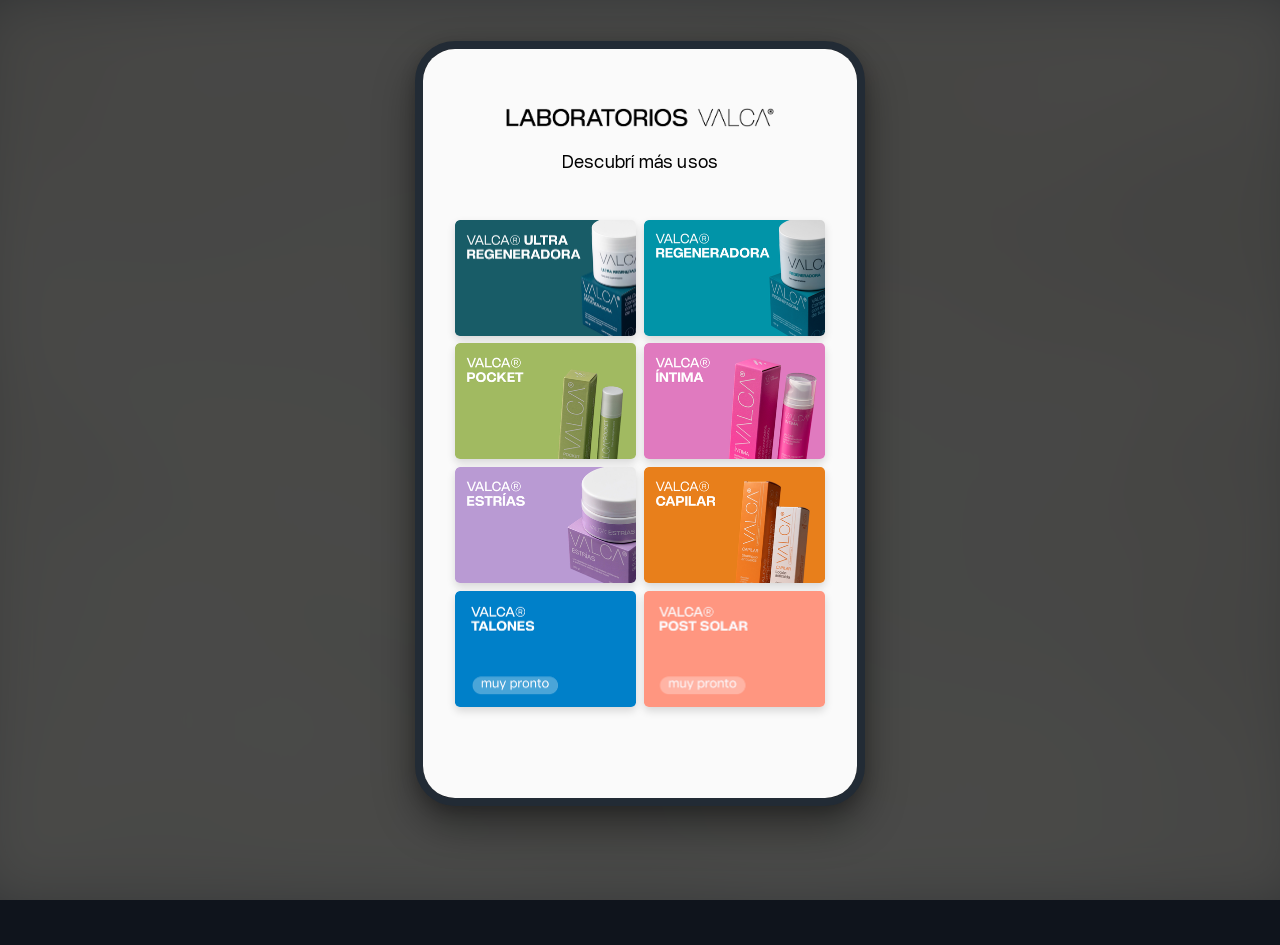
<file: index.html>
<!DOCTYPE html>
<html lang="es">
<head>
  <meta charset="UTF-8">
  <meta name="viewport" content="width=device-width, initial-scale=1.0, viewport-fit=cover">
  <title>VALCA - Conocé todos los usos de nuestros productos</title>
  <meta name="description" content="Descubre todos los usos y beneficios de los productos de cosmética natural VALCA. Cera regeneradora, ultra regeneradora, pocket y más.">
    <link rel="stylesheet" href="index.css">
    <link rel="stylesheet" href="intro.css">
    <link rel="icon" type="image/png" sizes="32x32" href="images/favicon_io/favicon-32x32.png">
    <link rel="icon" type="image/png" sizes="16x16" href="images/favicon_io/favicon-16x16.png">
    <link rel="shortcut icon" href="images/favicon_io/favicon.ico" type="image/x-icon">
</head>
<body class="intro-active">

  <!-- Fondo difuminado para pantallas de escritorio -->
  <div class="desktop-bg-blur" style="background-image: url('images/Menu_inicio-Fondo.png');"></div>

  <!-- Contenedor principal estilo celular (Relación de aspecto 9:16) -->
  <div class="phone-wrapper">

    <!-- Intro / precarga de marca (15 s). Tocar para saltear. -->
    <div class="intro" id="intro" role="presentation">
      <div class="intro-bg"></div>
      <div class="intro-glow"></div>
      <div class="intro-content">
        <svg class="intro-logo" viewBox="100 150 1020 600" xmlns="http://www.w3.org/2000/svg" role="img" aria-label="VALCA" fill="#fff">
          <g class="intro-dot" style="--col:0"><path d="M114.74,265v-32.04c9.02-42.67,48.43-72.28,91.19-68.71,43.84,3.66,76.23,39.62,77.02,82.28.82,44.46-32.66,81.4-76.35,85.36-43.24,3.91-81.36-25.13-91.86-66.89Z"/></g>
          <g class="intro-dot" style="--col:1"><circle cx="346.04" cy="395.16" r="77.47"/></g>
          <g class="intro-dot" style="--col:2"><circle cx="493.07" cy="248.04" r="70.79"/></g>
          <g class="intro-dot" style="--col:2; --row:1"><circle cx="493.16" cy="542.6" r="64.06"/></g>
          <g class="intro-dot" style="--col:3"><circle cx="640.25" cy="395.3" r="57.34"/></g>
          <g class="intro-dot" style="--col:3; --row:1"><circle cx="640.19" cy="689.78" r="43.92"/></g>
          <g class="intro-dot" style="--col:4"><circle cx="787.67" cy="248.32" r="50.63"/></g>
          <g class="intro-dot" style="--col:4; --row:1"><circle cx="787.63" cy="542.78" r="37.26"/></g>
          <g class="intro-dot" style="--col:5"><circle cx="934.75" cy="395.57" r="30.55"/></g>
          <g class="intro-dot" style="--col:6"><circle cx="1081.52" cy="248.05" r="23.86"/></g>
        </svg>

        <p class="intro-text" aria-label="Laboratorio argentino especializado en el cuidado regenerativo de la piel.">
          <span class="intro-line">Laboratorio argentino</span>
          <span class="intro-line">especializado en el</span>
          <span class="intro-line">cuidado regenerativo</span>
          <span class="intro-line">de la piel.</span>
        </p>
      </div>
      <div class="intro-wash"></div>
    </div>
    <script>
      // La intro se muestra una vez por sesión (al volver desde un producto no se repite)
      (function () {
        var intro = document.getElementById('intro');
        var seen = false;
        try { seen = sessionStorage.getItem('valca-intro') === '1'; } catch (e) {}
        var reduced = window.matchMedia && matchMedia('(prefers-reduced-motion: reduce)').matches;

        function finish() {
          document.body.classList.remove('intro-active');
          if (intro && intro.parentNode) intro.parentNode.removeChild(intro);
          try { sessionStorage.setItem('valca-intro', '1'); } catch (e) {}
        }

        if (seen || reduced) { finish(); return; }

        // Efecto de tipeo: separa cada línea en letras con su propio retardo
        var TYPE_START = 4600;  // ms: cuando empieza a tipearse
        var CHAR_MS = 45;       // ms entre letras
        var LINE_PAUSE = 180;   // ms extra al saltar de línea
        var t = TYPE_START;
        var lines = intro.querySelectorAll('.intro-line');
        var lastChar = null;
        Array.prototype.forEach.call(lines, function (line) {
          var text = line.textContent;
          line.textContent = '';
          for (var i = 0; i < text.length; i++) {
            var ch = document.createElement('span');
            ch.className = 'intro-char';
            ch.setAttribute('aria-hidden', 'true');
            ch.textContent = text[i];
            ch.style.setProperty('--d', t + 'ms');
            ch.style.setProperty('--step', CHAR_MS + 'ms');
            line.appendChild(ch);
            lastChar = ch;
            t += CHAR_MS;
          }
          t += LINE_PAUSE;
        });
        if (lastChar) lastChar.classList.add('is-last');

        // Las animaciones del menú arrancan cuando el overlay empieza a desvanecerse
        setTimeout(function () { document.body.classList.remove('intro-active'); }, 14000);
        intro.addEventListener('animationend', function (e) {
          if (e.animationName === 'intro-out') finish();
        });
        // Tocar para saltear
        intro.addEventListener('click', function () {
          document.body.classList.remove('intro-active');
          intro.classList.add('is-skipping');
        });
      })();
    </script>

    <div class="menu-container">

      <!-- Contenedor del Logo de la marca -->
      <div class="logo-container">
        <img src="images/VALCA® Laboratorios • Negro.png" alt="Laboratorios VALCA" class="brand-logo">
      </div>

      <!-- Párrafo / Mensaje de marca -->
      <p class="menu-subtitle">Descubrí más usos</p>

      <!-- Cuadrícula de tarjetas de menú (Grid 2x4) -->
      <div class="menu-grid">
        <a href="pages/ultra.html" class="menu-card" id="card-ultra" aria-label="VALCA Ultra Regeneradora">
          <img src="images/Home/ultra.png" alt="VALCA Ultra Regeneradora" class="menu-card-img">
        </a>
        <a href="pages/regeneradora.html" class="menu-card" id="card-regeneradora" aria-label="VALCA Regeneradora">
          <img src="images/Home/regeneradora.png" alt="VALCA Regeneradora" class="menu-card-img">
        </a>
        <a href="pages/pocket.html" class="menu-card" id="card-pocket" aria-label="VALCA Pocket">
          <img src="images/Home/pocket.png" alt="VALCA Pocket" class="menu-card-img">
        </a>
        <a href="pages/intima.html" class="menu-card" id="card-intima" aria-label="VALCA Íntima">
          <img src="images/Home/intima.png" alt="VALCA Íntima" class="menu-card-img">
        </a>
        <a href="pages/estrias.html" class="menu-card" id="card-estrias" aria-label="VALCA Estrías">
          <img src="images/Home/estrias.png" alt="VALCA Estrías" class="menu-card-img">
        </a>
        <a href="pages/capilar.html" class="menu-card" id="card-capilar" aria-label="VALCA Capilar">
          <img src="images/Home/capilar.png" alt="VALCA Capilar" class="menu-card-img">
        </a>
        <a href="pages/talones.html" class="menu-card" id="card-talones" aria-label="VALCA Talones">
          <img src="images/Home/talones.png" alt="VALCA Talones" class="menu-card-img">
        </a>
        <a href="pages/post-solar.html" class="menu-card" id="card-post-solar" aria-label="VALCA Post Solar">
          <img src="images/Home/post-solar.png" alt="VALCA Post Solar" class="menu-card-img">
        </a>
      </div>

    </div>
  </div>

</body>
</html>
</file>
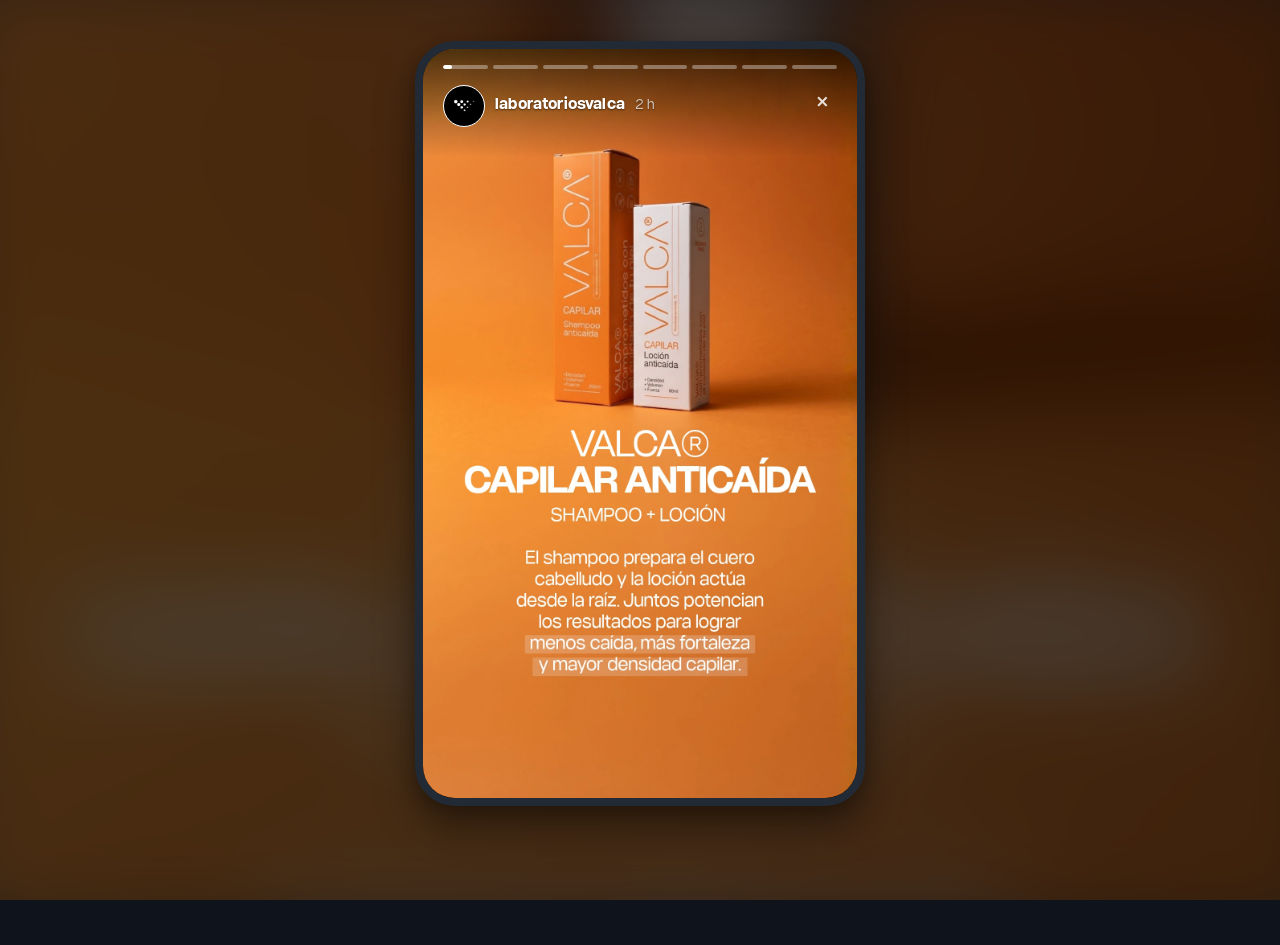
<file: pages/capilar.html>
<!DOCTYPE html>
<html lang="es">
<head>
  <meta charset="UTF-8">
  <meta name="viewport" content="width=device-width, initial-scale=1.0, viewport-fit=cover">
  <title>VALCA - Capilar (Stories)</title>
  <meta name="description" content="Descubre todos los usos de la cera Capilar de VALCA.">
  <link rel="stylesheet" href="../index.css">
  <link rel="icon" type="image/png" sizes="32x32" href="../images/favicon_io/favicon-32x32.png">
  <link rel="icon" type="image/png" sizes="16x16" href="../images/favicon_io/favicon-16x16.png">
  <link rel="shortcut icon" href="../images/favicon_io/favicon.ico" type="image/x-icon">
</head>
<body>

  <!-- Fondo difuminado para pantallas de escritorio (Se actualiza dinámicamente mediante JS) -->
  <div class="desktop-bg-blur" id="desktop-blur"></div>

  <!-- Contenedor principal estilo celular (Relación de aspecto 9:16) -->
  <div class="phone-wrapper" id="story-wrapper">

    <!-- Flechas de navegación para escritorio (posicionadas fuera del marco en pantallas grandes) -->
    <button class="desktop-nav-btn desktop-nav-btn-prev" id="desktop-prev" aria-label="Anterior">&#10094;</button>
    <button class="desktop-nav-btn desktop-nav-btn-next" id="desktop-next" aria-label="Siguiente">&#10095;</button>

    <div class="stories-container">
      
      <!-- Capa superior: Barras de progreso y encabezado del perfil -->
      <div class="story-header-overlay">
        <!-- Contenedor de las barras de progreso -->
        <div class="progress-container" id="progress-container">
          <!-- Aquí se generarán dinámicamente los segmentos -->
        </div>

        <!-- Información del perfil / Encabezado -->
        <div class="story-user-info">
          <div class="user-profile">
            <div class="profile-pic" style="background:black;">
              <img src="../images/iso_blanco.png" alt="VALCA">
            </div>
            <a href="https://valca.com.ar" target="_blank" style="text-decoration: none;"><span class="username">laboratoriosvalca</span></a>
            <span class="time-ago">2 h</span>
          </div>
          <div class="header-controls">
            <!-- Botón de cerrar (X) para volver a index.html -->
            <a href="../index.html" class="header-btn close-btn" aria-label="Cerrar" style="text-decoration: none;">&times;</a>
          </div>
        </div>
      </div>

      <!-- Zonas táctiles de navegación -->
      <div class="tap-zones">
        <div class="tap-zone-left" id="tap-left"></div>
        <div class="tap-zone-right" id="tap-right"></div>
      </div>

      <!-- Carril de las diapositivas de las historias -->
      <div class="story-track" id="story-track">
        <!-- Diapositiva 1 -->
        <div class="story-slide active" data-index="0" data-src="../images/Capilar/00.webp">
          <img src="../images/Capilar/00.webp" alt="VALCA Capilar - 1 de 8">
        </div>
        <!-- Diapositiva 2 -->
        <div class="story-slide" data-index="1" data-src="../images/Capilar/01.webp">
          <img src="../images/Capilar/01.webp" alt="VALCA Capilar - 2 de 8">
        </div>
        <!-- Diapositiva 3 -->
        <div class="story-slide" data-index="2" data-src="../images/Capilar/02.webp">
          <img src="../images/Capilar/02.webp" alt="VALCA Capilar - 3 de 8">
        </div>
        <!-- Diapositiva 4 -->
        <div class="story-slide" data-index="3" data-src="../images/Capilar/03.webp">
          <img src="../images/Capilar/03.webp" alt="VALCA Capilar - 4 de 8">
        </div>
        <!-- Diapositiva 5 -->
        <div class="story-slide" data-index="4" data-src="../images/Capilar/04.webp">
          <img src="../images/Capilar/04.webp" alt="VALCA Capilar - 5 de 8">
        </div>
        <!-- Diapositiva 6 -->
        <div class="story-slide" data-index="5" data-src="../images/Capilar/05.webp">
          <img src="../images/Capilar/05.webp" alt="VALCA Capilar - 6 de 8">
        </div>
        <!-- Diapositiva 7 -->
        <div class="story-slide" data-index="6" data-src="../images/Capilar/06.webp">
          <img src="../images/Capilar/06.webp" alt="VALCA Capilar - 7 de 8">
        </div>
        <!-- Diapositiva 8 -->
        <div class="story-slide" data-index="7" data-src="../images/Capilar/07-cta.webp">
          <img src="../images/Capilar/07-cta.webp" alt="VALCA Capilar - 8 de 8">
          <div class="story-slide-overlay">
            <p class="story-coming-soon">Conseguí los tuyos en</p>
            <a href="https://valca.com.ar" target="_blank" class="story-cta-btn">valca.com.ar</a>
          </div>
        </div>
      </div>

    </div>
  </div>

  <script>
    // Configuración
    const STORY_DURATION = 5000; // 5 segundos por diapositiva de historia
    const slides = document.querySelectorAll('.story-slide');
    const totalStories = slides.length;
    
    // Elementos del DOM
    const desktopBlur = document.getElementById('desktop-blur');
    const progressContainer = document.getElementById('progress-container');
    const tapLeft = document.getElementById('tap-left');
    const tapRight = document.getElementById('tap-right');
    const btnPrev = document.getElementById('desktop-prev');
    const btnNext = document.getElementById('desktop-next');
    const storyWrapper = document.getElementById('story-wrapper');

    // Estado de navegación y tiempos
    let currentIndex = 0;
    let startTime = null;
    let elapsedBeforePause = 0;
    let animationFrameId = null;
    let isPaused = false;
    let pointerStartX = 0;
    let pointerStartY = 0;
    let pressStartTime = 0;

    // Construye los segmentos de la barra de progreso dinámicamente
    function setupProgressBars() {
      progressContainer.innerHTML = '';
      for (let i = 0; i < totalStories; i++) {
        const bg = document.createElement('div');
        bg.classList.add('progress-bar-bg');
        
        const fill = document.createElement('div');
        fill.classList.add('progress-bar-fill');
        fill.setAttribute('id', `fill-${i}`);
        
        bg.appendChild(fill);
        progressContainer.appendChild(bg);
      }
    }

    // Actualiza el diseño de las barras de progreso (llena las anteriores, vacía las siguientes)
    function updateProgressBarsUI() {
      for (let i = 0; i < totalStories; i++) {
        const fill = document.getElementById(`fill-${i}`);
        if (i < currentIndex) {
          fill.style.width = '100%';
        } else if (i > currentIndex) {
          fill.style.width = '0%';
        }
      }
    }

    // Bucle central de animación (requestAnimationFrame)
    function tick(timestamp) {
      if (!startTime) {
        startTime = timestamp;
      }

      if (!isPaused) {
        const elapsed = timestamp - startTime + elapsedBeforePause;
        const progress = Math.min((elapsed / STORY_DURATION) * 100, 100);
        
        const currentFill = document.getElementById(`fill-${currentIndex}`);
        if (currentFill) {
          currentFill.style.width = `${progress}%`;
        }

        if (elapsed >= STORY_DURATION) {
          nextStory();
          return;
        }
      } else {
        // Mantiene la línea de tiempo base alineada durante la pausa para evitar saltos al reanudar
        startTime = timestamp;
      }

      animationFrameId = requestAnimationFrame(tick);
    }

    // Cambia la diapositiva actual y activa las animaciones
    function changeStory(newIndex, direction = 'next') {
      if (newIndex < 0 || newIndex >= totalStories) return;

      // Cancela la animación activa
      if (animationFrameId) {
        cancelAnimationFrame(animationFrameId);
      }

      // Clases de efectos de transición
      const currentSlide = slides[currentIndex];
      const nextSlide = slides[newIndex];

      // Remueve las clases de animación anteriores
      slides.forEach(slide => {
        slide.classList.remove('active', 'exit-left', 'exit-right', 'enter-left', 'enter-right');
      });

      // Posiciona la siguiente diapositiva lista para entrar
      if (direction === 'next') {
        currentSlide.classList.add('exit-left');
        nextSlide.classList.add('enter-right');
      } else {
        currentSlide.classList.add('exit-right');
        nextSlide.classList.add('enter-left');
      }

      // Fuerza el redibujado de la página (reflow)
      nextSlide.offsetHeight;

      // Activa la siguiente diapositiva
      nextSlide.classList.add('active');
      
      // Actualiza el estado
      currentIndex = newIndex;
      
      // Actualiza el fondo difuminado y las barras de progreso
      const activeSrc = nextSlide.getAttribute('data-src');
      desktopBlur.style.backgroundImage = `url('${activeSrc}')`;
      
      updateProgressBarsUI();

      // Restablece las variables de tiempo de la animación
      startTime = null;
      elapsedBeforePause = 0;
      isPaused = false;

      // Inicia el bucle de actualización
      animationFrameId = requestAnimationFrame(tick);
    }

    // Ir a la siguiente historia
    function nextStory() {
      if (currentIndex < totalStories - 1) {
        changeStory(currentIndex + 1, 'next');
      } else {
        // Redirige de vuelta a index.html cuando terminan las historias
        window.location.href = '../index.html';
      }
    }

    // Ir a la historia anterior
    function prevStory() {
      if (currentIndex > 0) {
        changeStory(currentIndex - 1, 'prev');
      } else {
        // Reinicia la historia actual al 0% si es la primera diapositiva y se hace clic a la izquierda
        changeStory(0, 'prev');
      }
    }

    // Controlador de pausa
    function pauseStory() {
      if (isPaused) return;
      isPaused = true;
      if (startTime) {
        elapsedBeforePause += (performance.now() - startTime);
      }
      startTime = null;
    }

    // Controlador de reanudación
    function resumeStory() {
      if (!isPaused) return;
      isPaused = false;
      startTime = performance.now();
    }

    // Desencadenadores de interacción y navegación
    
    // Clics y mantener presionado en escritorio
    // Controlador de inicio de presión (PointerDown)
    function handlePointerStart(e) {
      if (e.target.closest('.close-btn') || e.target.closest('.story-cta-btn')) return;
      pointerStartX = e.clientX;
      pointerStartY = e.clientY;
      pressStartTime = performance.now();
      pauseStory();
    }

    // Controlador de fin de presión (PointerUp)
    function handlePointerEnd(e, clickZone) {
      if (e.target.closest('.close-btn') || e.target.closest('.story-cta-btn')) return;
      resumeStory();

      const diffX = e.clientX - pointerStartX;
      const diffY = e.clientY - pointerStartY;
      const pressDuration = performance.now() - pressStartTime;

      // Gesto de deslizamiento (al menos 50px de movimiento horizontal)
      if (Math.abs(diffX) > 50 && Math.abs(diffY) < 100) {
        if (diffX < 0) {
          nextStory();
        } else {
          prevStory();
        }
      } else {
        // Tap rápido (menos de 250ms de pulsación)
        if (pressDuration < 250) {
          if (clickZone === 'left') {
            prevStory();
          } else if (clickZone === 'right') {
            nextStory();
          }
        }
      }
    }

    // Configuración de las zonas táctiles (Soporte unificado Mouse y Touch mediante PointerEvents)
    tapLeft.addEventListener('pointerdown', handlePointerStart);
    tapLeft.addEventListener('pointerup', (e) => handlePointerEnd(e, 'left'));
    tapLeft.addEventListener('pointerleave', resumeStory);

    tapRight.addEventListener('pointerdown', handlePointerStart);
    tapRight.addEventListener('pointerup', (e) => handlePointerEnd(e, 'right'));
    tapRight.addEventListener('pointerleave', resumeStory);

    // Botones de flechas para escritorio
    btnPrev.addEventListener('click', prevStory);
    btnNext.addEventListener('click', nextStory);

    // Soporte de teclado (Flechas y Espacio)
    document.addEventListener('keydown', (e) => {
      if (e.key === 'ArrowLeft') {
        prevStory();
      } else if (e.key === 'ArrowRight') {
        nextStory();
      } else if (e.key === ' ') {
        e.preventDefault(); // Evita el desplazamiento de pantalla
        if (isPaused) {
          resumeStory();
        } else {
          pauseStory();
        }
      }
    });

    // Inicializa la página
    setupProgressBars();
    
    // Establece el desenfoque de imagen de fondo inicial
    const initialSrc = slides[0].getAttribute('data-src');
    desktopBlur.style.backgroundImage = `url('${initialSrc}')`;

    // Inicia la reproducción
    animationFrameId = requestAnimationFrame(tick);

  </script>

</body>
</html>
</file>
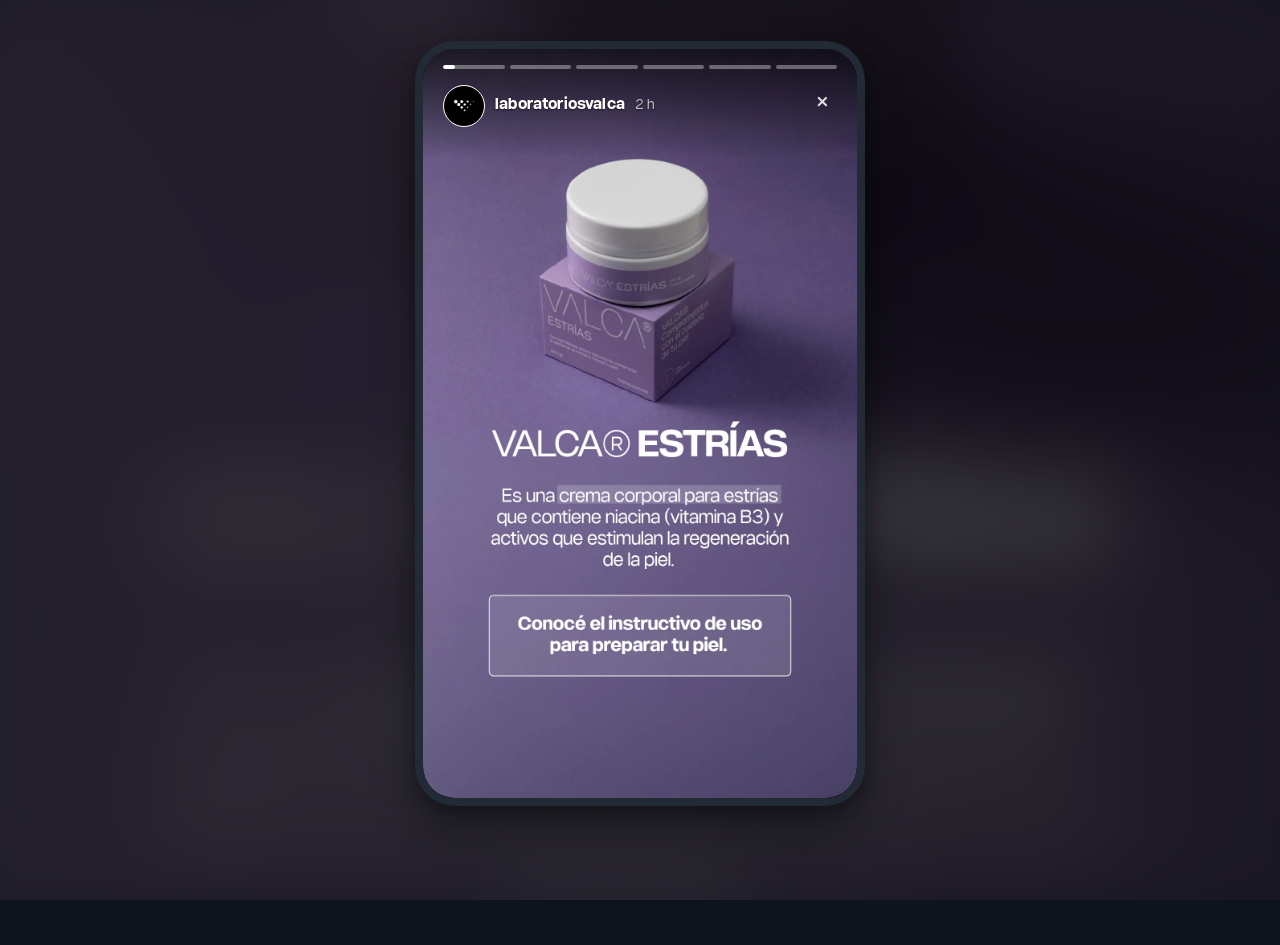
<file: pages/estrias.html>
<!DOCTYPE html>
<html lang="es">
<head>
  <meta charset="UTF-8">
  <meta name="viewport" content="width=device-width, initial-scale=1.0, viewport-fit=cover">
  <title>VALCA - Estrías (Stories)</title>
  <meta name="description" content="Descubre todos los usos de la cera Estrías de VALCA.">
  <link rel="stylesheet" href="../index.css">
  <link rel="icon" type="image/png" sizes="32x32" href="../images/favicon_io/favicon-32x32.png">
  <link rel="icon" type="image/png" sizes="16x16" href="../images/favicon_io/favicon-16x16.png">
  <link rel="shortcut icon" href="../images/favicon_io/favicon.ico" type="image/x-icon">
</head>
<body>

  <!-- Fondo difuminado para pantallas de escritorio (Se actualiza dinámicamente mediante JS) -->
  <div class="desktop-bg-blur" id="desktop-blur"></div>

  <!-- Contenedor principal estilo celular (Relación de aspecto 9:16) -->
  <div class="phone-wrapper" id="story-wrapper">

    <!-- Flechas de navegación para escritorio (posicionadas fuera del marco en pantallas grandes) -->
    <button class="desktop-nav-btn desktop-nav-btn-prev" id="desktop-prev" aria-label="Anterior">&#10094;</button>
    <button class="desktop-nav-btn desktop-nav-btn-next" id="desktop-next" aria-label="Siguiente">&#10095;</button>

    <div class="stories-container">
      
      <!-- Capa superior: Barras de progreso y encabezado del perfil -->
      <div class="story-header-overlay">
        <!-- Contenedor de las barras de progreso -->
        <div class="progress-container" id="progress-container">
          <!-- Aquí se generarán dinámicamente los segmentos -->
        </div>

        <!-- Información del perfil / Encabezado -->
        <div class="story-user-info">
          <div class="user-profile">
            <div class="profile-pic" style="background:black;">
              <img src="../images/iso_blanco.png" alt="VALCA">
            </div>
            <a href="https://valca.com.ar" target="_blank" style="text-decoration: none;"><span class="username">laboratoriosvalca</span></a>
            <span class="time-ago">2 h</span>
          </div>
          <div class="header-controls">
            <!-- Botón de cerrar (X) para volver a index.html -->
            <a href="../index.html" class="header-btn close-btn" aria-label="Cerrar" style="text-decoration: none;">&times;</a>
          </div>
        </div>
      </div>

      <!-- Zonas táctiles de navegación -->
      <div class="tap-zones">
        <div class="tap-zone-left" id="tap-left"></div>
        <div class="tap-zone-right" id="tap-right"></div>
      </div>

      <!-- Carril de las diapositivas de las historias -->
      <div class="story-track" id="story-track">
        <!-- Diapositiva 1 -->
        <div class="story-slide active" data-index="0" data-src="../images/Estrias/00.webp">
          <img src="../images/Estrias/00.webp" alt="VALCA Estrías - 1 de 6">
        </div>
        <!-- Diapositiva 2 -->
        <div class="story-slide" data-index="1" data-src="../images/Estrias/01.webp">
          <img src="../images/Estrias/01.webp" alt="VALCA Estrías - 2 de 6">
        </div>
        <!-- Diapositiva 3 -->
        <div class="story-slide" data-index="2" data-src="../images/Estrias/02.webp">
          <img src="../images/Estrias/02.webp" alt="VALCA Estrías - 3 de 6">
        </div>
        <!-- Diapositiva 4 -->
        <div class="story-slide" data-index="3" data-src="../images/Estrias/03.webp">
          <img src="../images/Estrias/03.webp" alt="VALCA Estrías - 4 de 6">
        </div>
        <!-- Diapositiva 5 -->
        <div class="story-slide" data-index="4" data-src="../images/Estrias/04.webp">
          <img src="../images/Estrias/04.webp" alt="VALCA Estrías - 5 de 6">
        </div>
        <!-- Diapositiva 6 -->
        <div class="story-slide" data-index="5" data-src="../images/Estrias/05-cta.webp">
          <img src="../images/Estrias/05-cta.webp" alt="VALCA Estrías - 6 de 6">
          <div class="story-slide-overlay">
            <p class="story-coming-soon">Conseguí la tuya en</p>
            <a href="https://valca.com.ar" target="_blank" class="story-cta-btn">valca.com.ar</a>
          </div>
        </div>
      </div>

    </div>
  </div>

  <script>
    // Configuración
    const STORY_DURATION = 5000; // 5 segundos por diapositiva de historia
    const AUTOPLAY = true; // false = la historia queda en pausa (para probar); true = avanza sola
    const slides = document.querySelectorAll('.story-slide');
    const totalStories = slides.length;
    
    // Elementos del DOM
    const desktopBlur = document.getElementById('desktop-blur');
    const progressContainer = document.getElementById('progress-container');
    const tapLeft = document.getElementById('tap-left');
    const tapRight = document.getElementById('tap-right');
    const btnPrev = document.getElementById('desktop-prev');
    const btnNext = document.getElementById('desktop-next');
    const storyWrapper = document.getElementById('story-wrapper');

    // Estado de navegación y tiempos
    let currentIndex = 0;
    let startTime = null;
    let elapsedBeforePause = 0;
    let animationFrameId = null;
    let isPaused = false;
    let pointerStartX = 0;
    let pointerStartY = 0;
    let pressStartTime = 0;

    // Construye los segmentos de la barra de progreso dinámicamente
    function setupProgressBars() {
      progressContainer.innerHTML = '';
      for (let i = 0; i < totalStories; i++) {
        const bg = document.createElement('div');
        bg.classList.add('progress-bar-bg');
        
        const fill = document.createElement('div');
        fill.classList.add('progress-bar-fill');
        fill.setAttribute('id', `fill-${i}`);
        
        bg.appendChild(fill);
        progressContainer.appendChild(bg);
      }
    }

    // Actualiza el diseño de las barras de progreso (llena las anteriores, vacía las siguientes)
    function updateProgressBarsUI() {
      for (let i = 0; i < totalStories; i++) {
        const fill = document.getElementById(`fill-${i}`);
        if (i < currentIndex) {
          fill.style.width = '100%';
        } else if (i > currentIndex) {
          fill.style.width = '0%';
        }
      }
    }

    // Bucle central de animación (requestAnimationFrame)
    function tick(timestamp) {
      if (!startTime) {
        startTime = timestamp;
      }

      if (!AUTOPLAY) {
        const fill = document.getElementById(`fill-${currentIndex}`);
        if (fill) fill.style.width = '100%';
        return;
      }

      if (!isPaused) {
        const elapsed = timestamp - startTime + elapsedBeforePause;
        const progress = Math.min((elapsed / STORY_DURATION) * 100, 100);
        
        const currentFill = document.getElementById(`fill-${currentIndex}`);
        if (currentFill) {
          currentFill.style.width = `${progress}%`;
        }

        if (elapsed >= STORY_DURATION) {
          nextStory();
          return;
        }
      } else {
        // Mantiene la línea de tiempo base alineada durante la pausa para evitar saltos al reanudar
        startTime = timestamp;
      }

      animationFrameId = requestAnimationFrame(tick);
    }

    // Cambia la diapositiva actual y activa las animaciones
    function changeStory(newIndex, direction = 'next') {
      if (newIndex < 0 || newIndex >= totalStories) return;

      // Cancela la animación activa
      if (animationFrameId) {
        cancelAnimationFrame(animationFrameId);
      }

      // Clases de efectos de transición
      const currentSlide = slides[currentIndex];
      const nextSlide = slides[newIndex];

      // Remueve las clases de animación anteriores
      slides.forEach(slide => {
        slide.classList.remove('active', 'exit-left', 'exit-right', 'enter-left', 'enter-right');
      });

      // Posiciona la siguiente diapositiva lista para entrar
      if (direction === 'next') {
        currentSlide.classList.add('exit-left');
        nextSlide.classList.add('enter-right');
      } else {
        currentSlide.classList.add('exit-right');
        nextSlide.classList.add('enter-left');
      }

      // Fuerza el redibujado de la página (reflow)
      nextSlide.offsetHeight;

      // Activa la siguiente diapositiva
      nextSlide.classList.add('active');
      
      // Actualiza el estado
      currentIndex = newIndex;
      
      // Actualiza el fondo difuminado y las barras de progreso
      const activeSrc = nextSlide.getAttribute('data-src');
      desktopBlur.style.backgroundImage = `url('${activeSrc}')`;
      
      updateProgressBarsUI();

      // Restablece las variables de tiempo de la animación
      startTime = null;
      elapsedBeforePause = 0;
      isPaused = false;

      // Inicia el bucle de actualización
      animationFrameId = requestAnimationFrame(tick);
    }

    // Ir a la siguiente historia
    function nextStory() {
      if (currentIndex < totalStories - 1) {
        changeStory(currentIndex + 1, 'next');
      } else {
        // Redirige de vuelta a index.html cuando terminan las historias
        window.location.href = '../index.html';
      }
    }

    // Ir a la historia anterior
    function prevStory() {
      if (currentIndex > 0) {
        changeStory(currentIndex - 1, 'prev');
      } else {
        // Reinicia la historia actual al 0% si es la primera diapositiva y se hace clic a la izquierda
        changeStory(0, 'prev');
      }
    }

    // Controlador de pausa
    function pauseStory() {
      if (isPaused) return;
      isPaused = true;
      if (startTime) {
        elapsedBeforePause += (performance.now() - startTime);
      }
      startTime = null;
    }

    // Controlador de reanudación
    function resumeStory() {
      if (!isPaused) return;
      isPaused = false;
      startTime = performance.now();
    }

    // Desencadenadores de interacción y navegación
    
    // Clics y mantener presionado en escritorio
    // Controlador de inicio de presión (PointerDown)
    function handlePointerStart(e) {
      if (e.target.closest('.close-btn') || e.target.closest('.story-cta-btn')) return;
      pointerStartX = e.clientX;
      pointerStartY = e.clientY;
      pressStartTime = performance.now();
      pauseStory();
    }

    // Controlador de fin de presión (PointerUp)
    function handlePointerEnd(e, clickZone) {
      if (e.target.closest('.close-btn') || e.target.closest('.story-cta-btn')) return;
      resumeStory();

      const diffX = e.clientX - pointerStartX;
      const diffY = e.clientY - pointerStartY;
      const pressDuration = performance.now() - pressStartTime;

      // Gesto de deslizamiento (al menos 50px de movimiento horizontal)
      if (Math.abs(diffX) > 50 && Math.abs(diffY) < 100) {
        if (diffX < 0) {
          nextStory();
        } else {
          prevStory();
        }
      } else {
        // Tap rápido (menos de 250ms de pulsación)
        if (pressDuration < 250) {
          if (clickZone === 'left') {
            prevStory();
          } else if (clickZone === 'right') {
            nextStory();
          }
        }
      }
    }

    // Configuración de las zonas táctiles (Soporte unificado Mouse y Touch mediante PointerEvents)
    tapLeft.addEventListener('pointerdown', handlePointerStart);
    tapLeft.addEventListener('pointerup', (e) => handlePointerEnd(e, 'left'));
    tapLeft.addEventListener('pointerleave', resumeStory);

    tapRight.addEventListener('pointerdown', handlePointerStart);
    tapRight.addEventListener('pointerup', (e) => handlePointerEnd(e, 'right'));
    tapRight.addEventListener('pointerleave', resumeStory);

    // Botones de flechas para escritorio
    btnPrev.addEventListener('click', prevStory);
    btnNext.addEventListener('click', nextStory);

    // Soporte de teclado (Flechas y Espacio)
    document.addEventListener('keydown', (e) => {
      if (e.key === 'ArrowLeft') {
        prevStory();
      } else if (e.key === 'ArrowRight') {
        nextStory();
      } else if (e.key === ' ') {
        e.preventDefault(); // Evita el desplazamiento de pantalla
        if (isPaused) {
          resumeStory();
        } else {
          pauseStory();
        }
      }
    });

    // Inicializa la página
    setupProgressBars();
    
    // Establece el desenfoque de imagen de fondo inicial
    const initialSrc = slides[0].getAttribute('data-src');
    desktopBlur.style.backgroundImage = `url('${initialSrc}')`;

    // Inicia la reproducción
    animationFrameId = requestAnimationFrame(tick);

  </script>

</body>
</html>
</file>
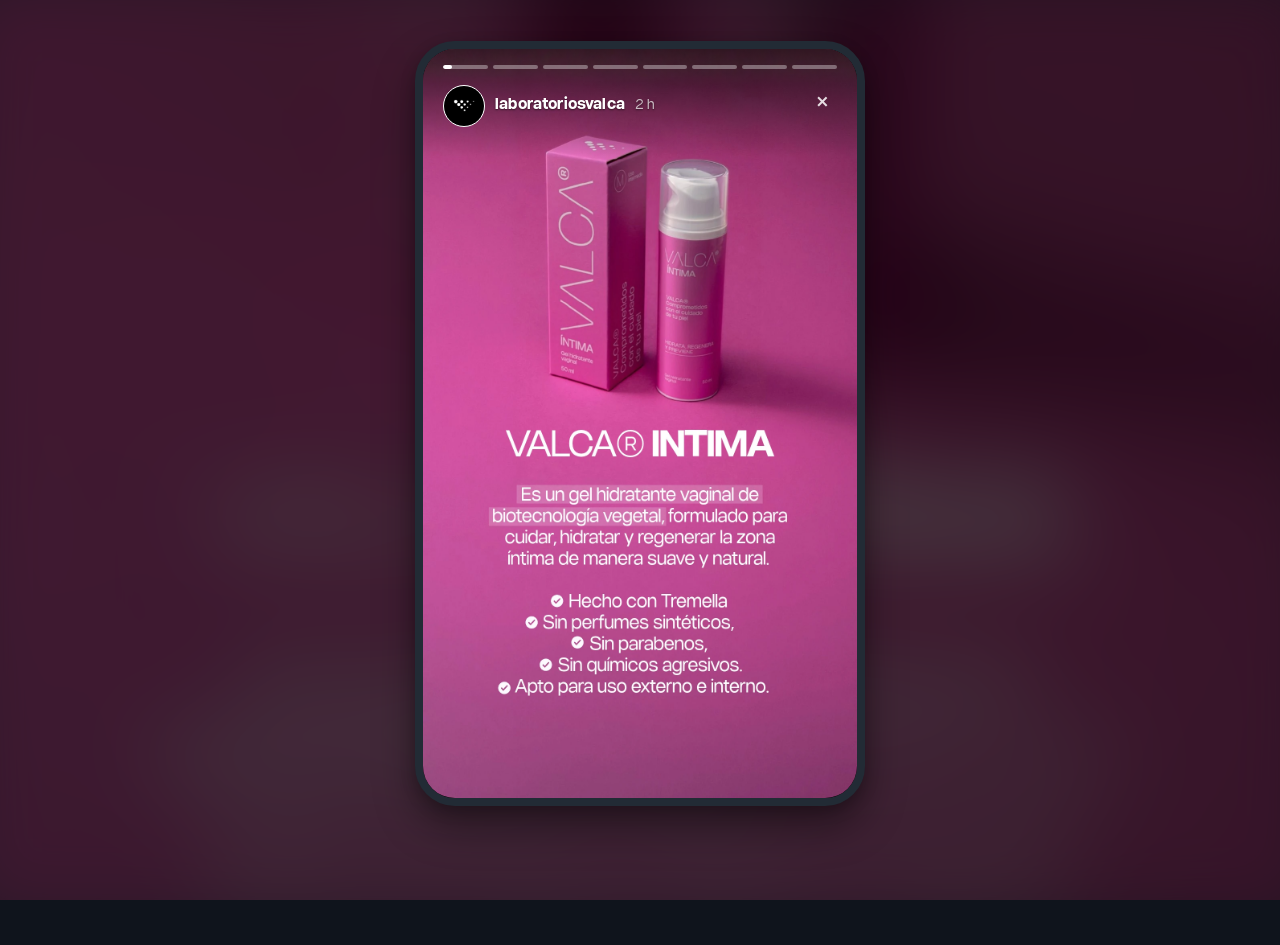
<file: pages/intima.html>
<!DOCTYPE html>
<html lang="es">
<head>
  <meta charset="UTF-8">
  <meta name="viewport" content="width=device-width, initial-scale=1.0, viewport-fit=cover">
  <title>VALCA - Íntima (Stories)</title>
  <meta name="description" content="Descubre todos los usos de la cera Íntima de VALCA.">
  <link rel="stylesheet" href="../index.css">
  <link rel="icon" type="image/png" sizes="32x32" href="../images/favicon_io/favicon-32x32.png">
  <link rel="icon" type="image/png" sizes="16x16" href="../images/favicon_io/favicon-16x16.png">
  <link rel="shortcut icon" href="../images/favicon_io/favicon.ico" type="image/x-icon">
</head>
<body>

  <!-- Fondo difuminado para pantallas de escritorio (Se actualiza dinámicamente mediante JS) -->
  <div class="desktop-bg-blur" id="desktop-blur"></div>

  <!-- Contenedor principal estilo celular (Relación de aspecto 9:16) -->
  <div class="phone-wrapper" id="story-wrapper">

    <!-- Flechas de navegación para escritorio (posicionadas fuera del marco en pantallas grandes) -->
    <button class="desktop-nav-btn desktop-nav-btn-prev" id="desktop-prev" aria-label="Anterior">&#10094;</button>
    <button class="desktop-nav-btn desktop-nav-btn-next" id="desktop-next" aria-label="Siguiente">&#10095;</button>

    <div class="stories-container">
      
      <!-- Capa superior: Barras de progreso y encabezado del perfil -->
      <div class="story-header-overlay">
        <!-- Contenedor de las barras de progreso -->
        <div class="progress-container" id="progress-container">
          <!-- Aquí se generarán dinámicamente los segmentos -->
        </div>

        <!-- Información del perfil / Encabezado -->
        <div class="story-user-info">
          <div class="user-profile">
            <div class="profile-pic" style="background:black;">
              <img src="../images/iso_blanco.png" alt="VALCA">
            </div>
            <a href="https://valca.com.ar" target="_blank" style="text-decoration: none;"><span class="username">laboratoriosvalca</span></a>
            <span class="time-ago">2 h</span>
          </div>
          <div class="header-controls">
            <!-- Botón de cerrar (X) para volver a index.html -->
            <a href="../index.html" class="header-btn close-btn" aria-label="Cerrar" style="text-decoration: none;">&times;</a>
          </div>
        </div>
      </div>

      <!-- Zonas táctiles de navegación -->
      <div class="tap-zones">
        <div class="tap-zone-left" id="tap-left"></div>
        <div class="tap-zone-right" id="tap-right"></div>
      </div>

      <!-- Carril de las diapositivas de las historias -->
      <div class="story-track" id="story-track">
        <!-- Diapositiva 1 -->
        <div class="story-slide active" data-index="0" data-src="../images/Intima/00.webp">
          <img src="../images/Intima/00.webp" alt="VALCA Íntima - 1 de 8">
        </div>
        <!-- Diapositiva 2 -->
        <div class="story-slide" data-index="1" data-src="../images/Intima/01.webp">
          <img src="../images/Intima/01.webp" alt="VALCA Íntima - 2 de 8">
        </div>
        <!-- Diapositiva 3 -->
        <div class="story-slide" data-index="2" data-src="../images/Intima/02.webp">
          <img src="../images/Intima/02.webp" alt="VALCA Íntima - 3 de 8">
        </div>
        <!-- Diapositiva 4 -->
        <div class="story-slide" data-index="3" data-src="../images/Intima/03.webp">
          <img src="../images/Intima/03.webp" alt="VALCA Íntima - 4 de 8">
        </div>
        <!-- Diapositiva 5 -->
        <div class="story-slide" data-index="4" data-src="../images/Intima/04.webp">
          <img src="../images/Intima/04.webp" alt="VALCA Íntima - 5 de 8">
        </div>
        <!-- Diapositiva 6 -->
        <div class="story-slide" data-index="5" data-src="../images/Intima/05.webp">
          <img src="../images/Intima/05.webp" alt="VALCA Íntima - 6 de 8">
        </div>
        <!-- Diapositiva 7 -->
        <div class="story-slide" data-index="6" data-src="../images/Intima/06.webp">
          <img src="../images/Intima/06.webp" alt="VALCA Íntima - 7 de 8">
        </div>
        <!-- Diapositiva 8 -->
        <div class="story-slide" data-index="7" data-src="../images/Intima/07-cta.webp">
          <img src="../images/Intima/07-cta.webp" alt="VALCA Íntima - 8 de 8">
          <div class="story-slide-overlay">
            <p class="story-coming-soon">Conseguí la tuya en</p>
            <a href="https://valca.com.ar" target="_blank" class="story-cta-btn">valca.com.ar</a>
          </div>
        </div>
      </div>

    </div>
  </div>

  <script>
    // Configuración
    const STORY_DURATION = 5000; // 5 segundos por diapositiva de historia
    const slides = document.querySelectorAll('.story-slide');
    const totalStories = slides.length;
    
    // Elementos del DOM
    const desktopBlur = document.getElementById('desktop-blur');
    const progressContainer = document.getElementById('progress-container');
    const tapLeft = document.getElementById('tap-left');
    const tapRight = document.getElementById('tap-right');
    const btnPrev = document.getElementById('desktop-prev');
    const btnNext = document.getElementById('desktop-next');
    const storyWrapper = document.getElementById('story-wrapper');

    // Estado de navegación y tiempos
    let currentIndex = 0;
    let startTime = null;
    let elapsedBeforePause = 0;
    let animationFrameId = null;
    let isPaused = false;
    let pointerStartX = 0;
    let pointerStartY = 0;
    let pressStartTime = 0;

    // Construye los segmentos de la barra de progreso dinámicamente
    function setupProgressBars() {
      progressContainer.innerHTML = '';
      for (let i = 0; i < totalStories; i++) {
        const bg = document.createElement('div');
        bg.classList.add('progress-bar-bg');
        
        const fill = document.createElement('div');
        fill.classList.add('progress-bar-fill');
        fill.setAttribute('id', `fill-${i}`);
        
        bg.appendChild(fill);
        progressContainer.appendChild(bg);
      }
    }

    // Actualiza el diseño de las barras de progreso (llena las anteriores, vacía las siguientes)
    function updateProgressBarsUI() {
      for (let i = 0; i < totalStories; i++) {
        const fill = document.getElementById(`fill-${i}`);
        if (i < currentIndex) {
          fill.style.width = '100%';
        } else if (i > currentIndex) {
          fill.style.width = '0%';
        }
      }
    }

    // Bucle central de animación (requestAnimationFrame)
    function tick(timestamp) {
      if (!startTime) {
        startTime = timestamp;
      }

      if (!isPaused) {
        const elapsed = timestamp - startTime + elapsedBeforePause;
        const progress = Math.min((elapsed / STORY_DURATION) * 100, 100);
        
        const currentFill = document.getElementById(`fill-${currentIndex}`);
        if (currentFill) {
          currentFill.style.width = `${progress}%`;
        }

        if (elapsed >= STORY_DURATION) {
          nextStory();
          return;
        }
      } else {
        // Mantiene la línea de tiempo base alineada durante la pausa para evitar saltos al reanudar
        startTime = timestamp;
      }

      animationFrameId = requestAnimationFrame(tick);
    }

    // Cambia la diapositiva actual y activa las animaciones
    function changeStory(newIndex, direction = 'next') {
      if (newIndex < 0 || newIndex >= totalStories) return;

      // Cancela la animación activa
      if (animationFrameId) {
        cancelAnimationFrame(animationFrameId);
      }

      // Clases de efectos de transición
      const currentSlide = slides[currentIndex];
      const nextSlide = slides[newIndex];

      // Remueve las clases de animación anteriores
      slides.forEach(slide => {
        slide.classList.remove('active', 'exit-left', 'exit-right', 'enter-left', 'enter-right');
      });

      // Posiciona la siguiente diapositiva lista para entrar
      if (direction === 'next') {
        currentSlide.classList.add('exit-left');
        nextSlide.classList.add('enter-right');
      } else {
        currentSlide.classList.add('exit-right');
        nextSlide.classList.add('enter-left');
      }

      // Fuerza el redibujado de la página (reflow)
      nextSlide.offsetHeight;

      // Activa la siguiente diapositiva
      nextSlide.classList.add('active');
      
      // Actualiza el estado
      currentIndex = newIndex;
      
      // Actualiza el fondo difuminado y las barras de progreso
      const activeSrc = nextSlide.getAttribute('data-src');
      desktopBlur.style.backgroundImage = `url('${activeSrc}')`;
      
      updateProgressBarsUI();

      // Restablece las variables de tiempo de la animación
      startTime = null;
      elapsedBeforePause = 0;
      isPaused = false;

      // Inicia el bucle de actualización
      animationFrameId = requestAnimationFrame(tick);
    }

    // Ir a la siguiente historia
    function nextStory() {
      if (currentIndex < totalStories - 1) {
        changeStory(currentIndex + 1, 'next');
      } else {
        // Redirige de vuelta a index.html cuando terminan las historias
        window.location.href = '../index.html';
      }
    }

    // Ir a la historia anterior
    function prevStory() {
      if (currentIndex > 0) {
        changeStory(currentIndex - 1, 'prev');
      } else {
        // Reinicia la historia actual al 0% si es la primera diapositiva y se hace clic a la izquierda
        changeStory(0, 'prev');
      }
    }

    // Controlador de pausa
    function pauseStory() {
      if (isPaused) return;
      isPaused = true;
      if (startTime) {
        elapsedBeforePause += (performance.now() - startTime);
      }
      startTime = null;
    }

    // Controlador de reanudación
    function resumeStory() {
      if (!isPaused) return;
      isPaused = false;
      startTime = performance.now();
    }

    // Desencadenadores de interacción y navegación
    
    // Clics y mantener presionado en escritorio
    // Controlador de inicio de presión (PointerDown)
    function handlePointerStart(e) {
      if (e.target.closest('.close-btn') || e.target.closest('.story-cta-btn')) return;
      pointerStartX = e.clientX;
      pointerStartY = e.clientY;
      pressStartTime = performance.now();
      pauseStory();
    }

    // Controlador de fin de presión (PointerUp)
    function handlePointerEnd(e, clickZone) {
      if (e.target.closest('.close-btn') || e.target.closest('.story-cta-btn')) return;
      resumeStory();

      const diffX = e.clientX - pointerStartX;
      const diffY = e.clientY - pointerStartY;
      const pressDuration = performance.now() - pressStartTime;

      // Gesto de deslizamiento (al menos 50px de movimiento horizontal)
      if (Math.abs(diffX) > 50 && Math.abs(diffY) < 100) {
        if (diffX < 0) {
          nextStory();
        } else {
          prevStory();
        }
      } else {
        // Tap rápido (menos de 250ms de pulsación)
        if (pressDuration < 250) {
          if (clickZone === 'left') {
            prevStory();
          } else if (clickZone === 'right') {
            nextStory();
          }
        }
      }
    }

    // Configuración de las zonas táctiles (Soporte unificado Mouse y Touch mediante PointerEvents)
    tapLeft.addEventListener('pointerdown', handlePointerStart);
    tapLeft.addEventListener('pointerup', (e) => handlePointerEnd(e, 'left'));
    tapLeft.addEventListener('pointerleave', resumeStory);

    tapRight.addEventListener('pointerdown', handlePointerStart);
    tapRight.addEventListener('pointerup', (e) => handlePointerEnd(e, 'right'));
    tapRight.addEventListener('pointerleave', resumeStory);

    // Botones de flechas para escritorio
    btnPrev.addEventListener('click', prevStory);
    btnNext.addEventListener('click', nextStory);

    // Soporte de teclado (Flechas y Espacio)
    document.addEventListener('keydown', (e) => {
      if (e.key === 'ArrowLeft') {
        prevStory();
      } else if (e.key === 'ArrowRight') {
        nextStory();
      } else if (e.key === ' ') {
        e.preventDefault(); // Evita el desplazamiento de pantalla
        if (isPaused) {
          resumeStory();
        } else {
          pauseStory();
        }
      }
    });

    // Inicializa la página
    setupProgressBars();
    
    // Establece el desenfoque de imagen de fondo inicial
    const initialSrc = slides[0].getAttribute('data-src');
    desktopBlur.style.backgroundImage = `url('${initialSrc}')`;

    // Inicia la reproducción
    animationFrameId = requestAnimationFrame(tick);

  </script>

</body>
</html>
</file>
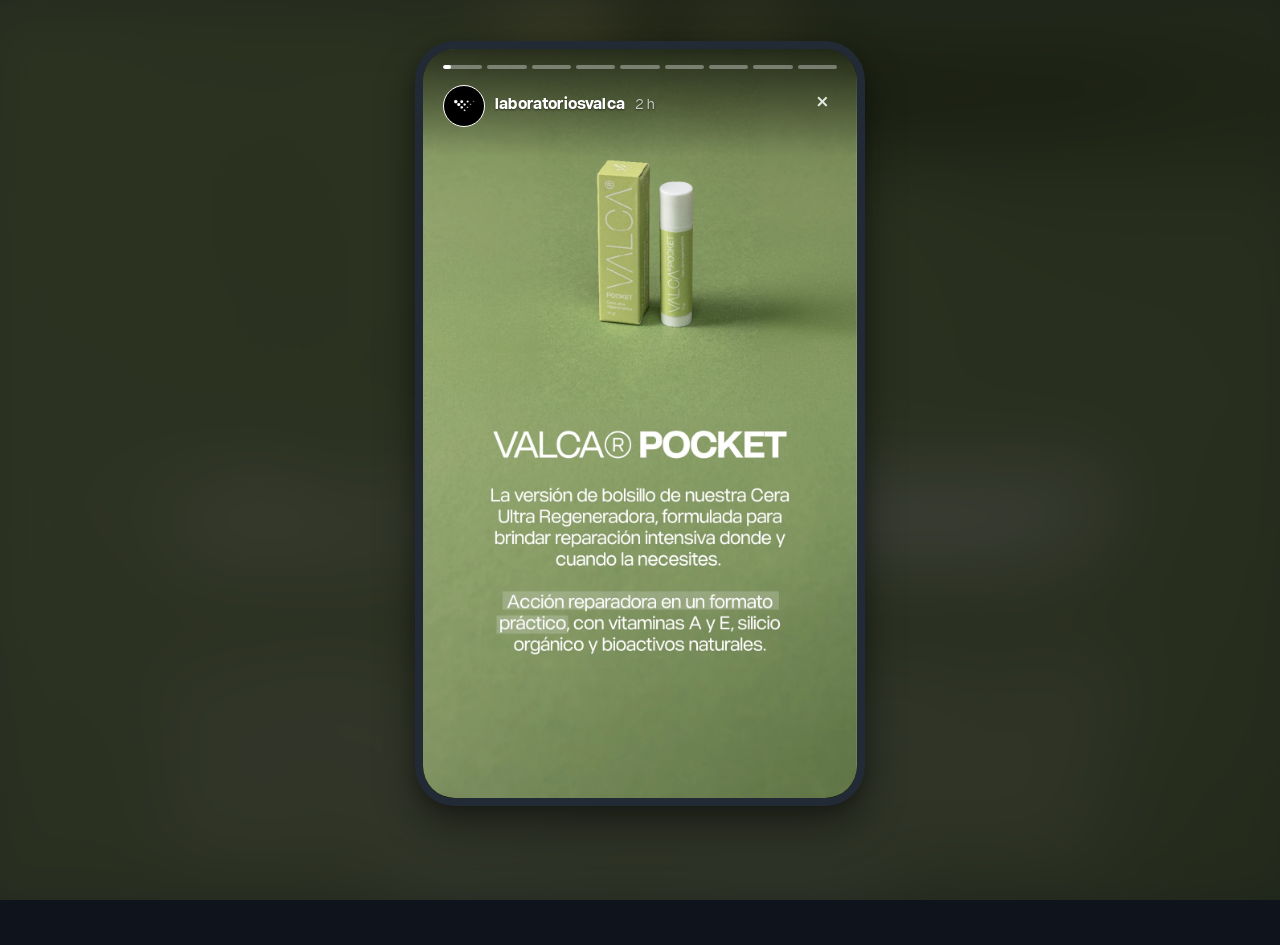
<file: pages/pocket.html>
<!DOCTYPE html>
<html lang="es">
<head>
  <meta charset="UTF-8">
  <meta name="viewport" content="width=device-width, initial-scale=1.0, viewport-fit=cover">
  <title>VALCA - Pocket (Stories)</title>
  <meta name="description" content="Descubre todos los usos de la cera Pocket de VALCA.">
  <link rel="stylesheet" href="../index.css">
  <link rel="icon" type="image/png" sizes="32x32" href="../images/favicon_io/favicon-32x32.png">
  <link rel="icon" type="image/png" sizes="16x16" href="../images/favicon_io/favicon-16x16.png">
  <link rel="shortcut icon" href="../images/favicon_io/favicon.ico" type="image/x-icon">
</head>
<body>

  <!-- Fondo difuminado para pantallas de escritorio (Se actualiza dinámicamente mediante JS) -->
  <div class="desktop-bg-blur" id="desktop-blur"></div>

  <!-- Contenedor principal estilo celular (Relación de aspecto 9:16) -->
  <div class="phone-wrapper" id="story-wrapper">

    <!-- Flechas de navegación para escritorio (posicionadas fuera del marco en pantallas grandes) -->
    <button class="desktop-nav-btn desktop-nav-btn-prev" id="desktop-prev" aria-label="Anterior">&#10094;</button>
    <button class="desktop-nav-btn desktop-nav-btn-next" id="desktop-next" aria-label="Siguiente">&#10095;</button>

    <div class="stories-container">
      
      <!-- Capa superior: Barras de progreso y encabezado del perfil -->
      <div class="story-header-overlay">
        <!-- Contenedor de las barras de progreso -->
        <div class="progress-container" id="progress-container">
          <!-- Aquí se generarán dinámicamente los segmentos -->
        </div>

        <!-- Información del perfil / Encabezado -->
        <div class="story-user-info">
          <div class="user-profile">
            <div class="profile-pic" style="background:black;">
              <img src="../images/iso_blanco.png" alt="VALCA">
            </div>
            <a href="https://valca.com.ar" target="_blank" style="text-decoration: none;"><span class="username">laboratoriosvalca</span></a>
            <span class="time-ago">2 h</span>
          </div>
          <div class="header-controls">
            <!-- Botón de cerrar (X) para volver a index.html -->
            <a href="../index.html" class="header-btn close-btn" aria-label="Cerrar" style="text-decoration: none;">&times;</a>
          </div>
        </div>
      </div>

      <!-- Zonas táctiles de navegación -->
      <div class="tap-zones">
        <div class="tap-zone-left" id="tap-left"></div>
        <div class="tap-zone-right" id="tap-right"></div>
      </div>

      <!-- Carril de las diapositivas de las historias -->
      <div class="story-track" id="story-track">
        <!-- Diapositiva 1 -->
        <div class="story-slide active" data-index="0" data-src="../images/Pocket/00.webp">
          <img src="../images/Pocket/00.webp" alt="VALCA Pocket - 1 de 9">
        </div>
        <!-- Diapositiva 2 -->
        <div class="story-slide" data-index="1" data-src="../images/Pocket/01.webp">
          <img src="../images/Pocket/01.webp" alt="VALCA Pocket - 2 de 9">
        </div>
        <!-- Diapositiva 3 -->
        <div class="story-slide" data-index="2" data-src="../images/Pocket/02.webp">
          <img src="../images/Pocket/02.webp" alt="VALCA Pocket - 3 de 9">
        </div>
        <!-- Diapositiva 4 -->
        <div class="story-slide" data-index="3" data-src="../images/Pocket/03.webp">
          <img src="../images/Pocket/03.webp" alt="VALCA Pocket - 4 de 9">
        </div>
        <!-- Diapositiva 5 -->
        <div class="story-slide" data-index="4" data-src="../images/Pocket/04.webp">
          <img src="../images/Pocket/04.webp" alt="VALCA Pocket - 5 de 9">
        </div>
        <!-- Diapositiva 6 -->
        <div class="story-slide" data-index="5" data-src="../images/Pocket/05.webp">
          <img src="../images/Pocket/05.webp" alt="VALCA Pocket - 6 de 9">
        </div>
        <!-- Diapositiva 7 -->
        <div class="story-slide" data-index="6" data-src="../images/Pocket/06.webp">
          <img src="../images/Pocket/06.webp" alt="VALCA Pocket - 7 de 9">
        </div>
        <!-- Diapositiva 8 -->
        <div class="story-slide" data-index="7" data-src="../images/Pocket/07.webp">
          <img src="../images/Pocket/07.webp" alt="VALCA Pocket - 8 de 9">
        </div>
        <!-- Diapositiva 9 -->
        <div class="story-slide" data-index="8" data-src="../images/Pocket/08-cta.webp">
          <img src="../images/Pocket/08-cta.webp" alt="VALCA Pocket - 9 de 9">
          <div class="story-slide-overlay">
            <p class="story-coming-soon">Conseguí el tuyo en</p>
            <a href="https://valca.com.ar" target="_blank" class="story-cta-btn">valca.com.ar</a>
          </div>
        </div>
      </div>

    </div>
  </div>

  <script>
    // Configuración
    const STORY_DURATION = 5000; // 5 segundos por diapositiva de historia
    const slides = document.querySelectorAll('.story-slide');
    const totalStories = slides.length;
    
    // Elementos del DOM
    const desktopBlur = document.getElementById('desktop-blur');
    const progressContainer = document.getElementById('progress-container');
    const tapLeft = document.getElementById('tap-left');
    const tapRight = document.getElementById('tap-right');
    const btnPrev = document.getElementById('desktop-prev');
    const btnNext = document.getElementById('desktop-next');
    const storyWrapper = document.getElementById('story-wrapper');

    // Estado de navegación y tiempos
    let currentIndex = 0;
    let startTime = null;
    let elapsedBeforePause = 0;
    let animationFrameId = null;
    let isPaused = false;
    let pointerStartX = 0;
    let pointerStartY = 0;
    let pressStartTime = 0;

    // Construye los segmentos de la barra de progreso dinámicamente
    function setupProgressBars() {
      progressContainer.innerHTML = '';
      for (let i = 0; i < totalStories; i++) {
        const bg = document.createElement('div');
        bg.classList.add('progress-bar-bg');
        
        const fill = document.createElement('div');
        fill.classList.add('progress-bar-fill');
        fill.setAttribute('id', `fill-${i}`);
        
        bg.appendChild(fill);
        progressContainer.appendChild(bg);
      }
    }

    // Actualiza el diseño de las barras de progreso (llena las anteriores, vacía las siguientes)
    function updateProgressBarsUI() {
      for (let i = 0; i < totalStories; i++) {
        const fill = document.getElementById(`fill-${i}`);
        if (i < currentIndex) {
          fill.style.width = '100%';
        } else if (i > currentIndex) {
          fill.style.width = '0%';
        }
      }
    }

    // Bucle central de animación (requestAnimationFrame)
    function tick(timestamp) {
      if (!startTime) {
        startTime = timestamp;
      }

      if (!isPaused) {
        const elapsed = timestamp - startTime + elapsedBeforePause;
        const progress = Math.min((elapsed / STORY_DURATION) * 100, 100);
        
        const currentFill = document.getElementById(`fill-${currentIndex}`);
        if (currentFill) {
          currentFill.style.width = `${progress}%`;
        }

        if (elapsed >= STORY_DURATION) {
          nextStory();
          return;
        }
      } else {
        // Mantiene la línea de tiempo base alineada durante la pausa para evitar saltos al reanudar
        startTime = timestamp;
      }

      animationFrameId = requestAnimationFrame(tick);
    }

    // Cambia la diapositiva actual y activa las animaciones
    function changeStory(newIndex, direction = 'next') {
      if (newIndex < 0 || newIndex >= totalStories) return;

      // Cancela la animación activa
      if (animationFrameId) {
        cancelAnimationFrame(animationFrameId);
      }

      // Clases de efectos de transición
      const currentSlide = slides[currentIndex];
      const nextSlide = slides[newIndex];

      // Remueve las clases de animación anteriores
      slides.forEach(slide => {
        slide.classList.remove('active', 'exit-left', 'exit-right', 'enter-left', 'enter-right');
      });

      // Posiciona la siguiente diapositiva lista para entrar
      if (direction === 'next') {
        currentSlide.classList.add('exit-left');
        nextSlide.classList.add('enter-right');
      } else {
        currentSlide.classList.add('exit-right');
        nextSlide.classList.add('enter-left');
      }

      // Fuerza el redibujado de la página (reflow)
      nextSlide.offsetHeight;

      // Activa la siguiente diapositiva
      nextSlide.classList.add('active');
      
      // Actualiza el estado
      currentIndex = newIndex;
      
      // Actualiza el fondo difuminado y las barras de progreso
      const activeSrc = nextSlide.getAttribute('data-src');
      desktopBlur.style.backgroundImage = `url('${activeSrc}')`;
      
      updateProgressBarsUI();

      // Restablece las variables de tiempo de la animación
      startTime = null;
      elapsedBeforePause = 0;
      isPaused = false;

      // Inicia el bucle de actualización
      animationFrameId = requestAnimationFrame(tick);
    }

    // Ir a la siguiente historia
    function nextStory() {
      if (currentIndex < totalStories - 1) {
        changeStory(currentIndex + 1, 'next');
      } else {
        // Redirige de vuelta a index.html cuando terminan las historias
        window.location.href = '../index.html';
      }
    }

    // Ir a la historia anterior
    function prevStory() {
      if (currentIndex > 0) {
        changeStory(currentIndex - 1, 'prev');
      } else {
        // Reinicia la historia actual al 0% si es la primera diapositiva y se hace clic a la izquierda
        changeStory(0, 'prev');
      }
    }

    // Controlador de pausa
    function pauseStory() {
      if (isPaused) return;
      isPaused = true;
      if (startTime) {
        elapsedBeforePause += (performance.now() - startTime);
      }
      startTime = null;
    }

    // Controlador de reanudación
    function resumeStory() {
      if (!isPaused) return;
      isPaused = false;
      startTime = performance.now();
    }

    // Desencadenadores de interacción y navegación
    
    // Clics y mantener presionado en escritorio
    // Controlador de inicio de presión (PointerDown)
    function handlePointerStart(e) {
      if (e.target.closest('.close-btn') || e.target.closest('.story-cta-btn')) return;
      pointerStartX = e.clientX;
      pointerStartY = e.clientY;
      pressStartTime = performance.now();
      pauseStory();
    }

    // Controlador de fin de presión (PointerUp)
    function handlePointerEnd(e, clickZone) {
      if (e.target.closest('.close-btn') || e.target.closest('.story-cta-btn')) return;
      resumeStory();

      const diffX = e.clientX - pointerStartX;
      const diffY = e.clientY - pointerStartY;
      const pressDuration = performance.now() - pressStartTime;

      // Gesto de deslizamiento (al menos 50px de movimiento horizontal)
      if (Math.abs(diffX) > 50 && Math.abs(diffY) < 100) {
        if (diffX < 0) {
          nextStory();
        } else {
          prevStory();
        }
      } else {
        // Tap rápido (menos de 250ms de pulsación)
        if (pressDuration < 250) {
          if (clickZone === 'left') {
            prevStory();
          } else if (clickZone === 'right') {
            nextStory();
          }
        }
      }
    }

    // Configuración de las zonas táctiles (Soporte unificado Mouse y Touch mediante PointerEvents)
    tapLeft.addEventListener('pointerdown', handlePointerStart);
    tapLeft.addEventListener('pointerup', (e) => handlePointerEnd(e, 'left'));
    tapLeft.addEventListener('pointerleave', resumeStory);

    tapRight.addEventListener('pointerdown', handlePointerStart);
    tapRight.addEventListener('pointerup', (e) => handlePointerEnd(e, 'right'));
    tapRight.addEventListener('pointerleave', resumeStory);

    // Botones de flechas para escritorio
    btnPrev.addEventListener('click', prevStory);
    btnNext.addEventListener('click', nextStory);

    // Soporte de teclado (Flechas y Espacio)
    document.addEventListener('keydown', (e) => {
      if (e.key === 'ArrowLeft') {
        prevStory();
      } else if (e.key === 'ArrowRight') {
        nextStory();
      } else if (e.key === ' ') {
        e.preventDefault(); // Evita el desplazamiento de pantalla
        if (isPaused) {
          resumeStory();
        } else {
          pauseStory();
        }
      }
    });

    // Inicializa la página
    setupProgressBars();
    
    // Establece el desenfoque de imagen de fondo inicial
    const initialSrc = slides[0].getAttribute('data-src');
    desktopBlur.style.backgroundImage = `url('${initialSrc}')`;

    // Inicia la reproducción
    animationFrameId = requestAnimationFrame(tick);

  </script>

</body>
</html>
</file>
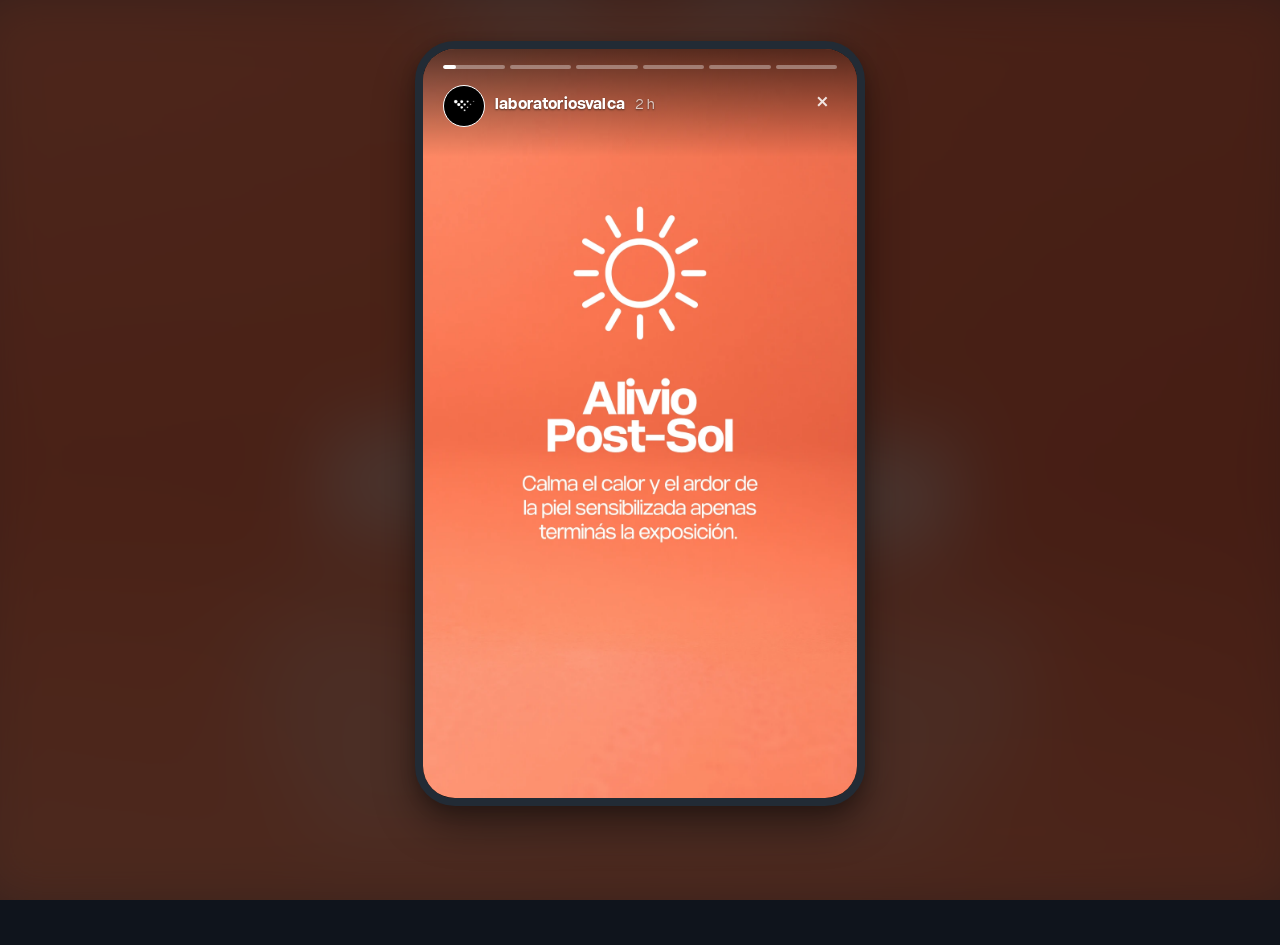
<file: pages/post-solar.html>
<!DOCTYPE html>
<html lang="es">
<head>
  <meta charset="UTF-8">
  <meta name="viewport" content="width=device-width, initial-scale=1.0, viewport-fit=cover">
  <title>VALCA - Post Solar (Stories)</title>
  <meta name="description" content="Descubre todos los usos de Post Solar de VALCA.">
  <link rel="stylesheet" href="../index.css">
  <link rel="icon" type="image/png" sizes="32x32" href="../images/favicon_io/favicon-32x32.png">
  <link rel="icon" type="image/png" sizes="16x16" href="../images/favicon_io/favicon-16x16.png">
  <link rel="shortcut icon" href="../images/favicon_io/favicon.ico" type="image/x-icon">
</head>
<body>

  <!-- Fondo difuminado para pantallas de escritorio (Se actualiza dinámicamente mediante JS) -->
  <div class="desktop-bg-blur" id="desktop-blur"></div>

  <!-- Contenedor principal estilo celular (Relación de aspecto 9:16) -->
  <div class="phone-wrapper" id="story-wrapper">

    <!-- Flechas de navegación para escritorio (posicionadas fuera del marco en pantallas grandes) -->
    <button class="desktop-nav-btn desktop-nav-btn-prev" id="desktop-prev" aria-label="Anterior">&#10094;</button>
    <button class="desktop-nav-btn desktop-nav-btn-next" id="desktop-next" aria-label="Siguiente">&#10095;</button>

    <div class="stories-container">
      
      <!-- Capa superior: Barras de progreso y encabezado del perfil -->
      <div class="story-header-overlay">
        <!-- Contenedor de las barras de progreso -->
        <div class="progress-container" id="progress-container">
          <!-- Aquí se generarán dinámicamente los segmentos -->
        </div>

        <!-- Información del perfil / Encabezado -->
        <div class="story-user-info">
          <div class="user-profile">
            <div class="profile-pic" style="background:black;">
              <img src="../images/iso_blanco.png" alt="VALCA">
            </div>
            <a href="https://valca.com.ar" target="_blank" style="text-decoration: none;"><span class="username">laboratoriosvalca</span></a>
            <span class="time-ago">2 h</span>
          </div>
          <div class="header-controls">
            <!-- Botón de cerrar (X) para volver a index.html -->
            <a href="../index.html" class="header-btn close-btn" aria-label="Cerrar" style="text-decoration: none;">&times;</a>
          </div>
        </div>
      </div>

      <!-- Zonas táctiles de navegación -->
      <div class="tap-zones">
        <div class="tap-zone-left" id="tap-left"></div>
        <div class="tap-zone-right" id="tap-right"></div>
      </div>

      <!-- Carril de las diapositivas de las historias -->
      <div class="story-track" id="story-track">
        <!-- Diapositiva 1 -->
        <div class="story-slide active" data-index="0" data-src="../images/PostSolar/01.webp">
          <img src="../images/PostSolar/01.webp" alt="VALCA Post Solar - 1 de 6">
        </div>
        <!-- Diapositiva 2 -->
        <div class="story-slide" data-index="1" data-src="../images/PostSolar/02.webp">
          <img src="../images/PostSolar/02.webp" alt="VALCA Post Solar - 2 de 6">
        </div>
        <!-- Diapositiva 3 -->
        <div class="story-slide" data-index="2" data-src="../images/PostSolar/03.webp">
          <img src="../images/PostSolar/03.webp" alt="VALCA Post Solar - 3 de 6">
        </div>
        <!-- Diapositiva 4 -->
        <div class="story-slide" data-index="3" data-src="../images/PostSolar/04.webp">
          <img src="../images/PostSolar/04.webp" alt="VALCA Post Solar - 4 de 6">
        </div>
        <!-- Diapositiva 5 -->
        <div class="story-slide" data-index="4" data-src="../images/PostSolar/05.webp">
          <img src="../images/PostSolar/05.webp" alt="VALCA Post Solar - 5 de 6">
        </div>
        <!-- Diapositiva 6 -->
        <div class="story-slide" data-index="5" data-src="../images/PostSolar/06-cta.webp">
          <img src="../images/PostSolar/06-cta.webp" alt="VALCA Post Solar - 6 de 6">
          <div class="story-slide-overlay">
            <a href="https://valca.com.ar" target="_blank" class="story-cta-btn">valca.com.ar</a>
          </div>
        </div>
      </div>

    </div>
  </div>

  <script>
    // Configuración
    const STORY_DURATION = 5000; // 5 segundos por diapositiva de historia
    const AUTOPLAY = true; // false = la historia queda en pausa (para probar); true = avanza sola
    const slides = document.querySelectorAll('.story-slide');
    const totalStories = slides.length;
    
    // Elementos del DOM
    const desktopBlur = document.getElementById('desktop-blur');
    const progressContainer = document.getElementById('progress-container');
    const tapLeft = document.getElementById('tap-left');
    const tapRight = document.getElementById('tap-right');
    const btnPrev = document.getElementById('desktop-prev');
    const btnNext = document.getElementById('desktop-next');
    const storyWrapper = document.getElementById('story-wrapper');

    // Estado de navegación y tiempos
    let currentIndex = 0;
    let startTime = null;
    let elapsedBeforePause = 0;
    let animationFrameId = null;
    let isPaused = false;
    let pointerStartX = 0;
    let pointerStartY = 0;
    let pressStartTime = 0;

    // Construye los segmentos de la barra de progreso dinámicamente
    function setupProgressBars() {
      progressContainer.innerHTML = '';
      for (let i = 0; i < totalStories; i++) {
        const bg = document.createElement('div');
        bg.classList.add('progress-bar-bg');
        
        const fill = document.createElement('div');
        fill.classList.add('progress-bar-fill');
        fill.setAttribute('id', `fill-${i}`);
        
        bg.appendChild(fill);
        progressContainer.appendChild(bg);
      }
    }

    // Actualiza el diseño de las barras de progreso (llena las anteriores, vacía las siguientes)
    function updateProgressBarsUI() {
      for (let i = 0; i < totalStories; i++) {
        const fill = document.getElementById(`fill-${i}`);
        if (i < currentIndex) {
          fill.style.width = '100%';
        } else if (i > currentIndex) {
          fill.style.width = '0%';
        }
      }
    }

    // Bucle central de animación (requestAnimationFrame)
    function tick(timestamp) {
      if (!startTime) {
        startTime = timestamp;
      }

      if (!AUTOPLAY) {
        const fill = document.getElementById(`fill-${currentIndex}`);
        if (fill) fill.style.width = '100%';
        return;
      }

      if (!isPaused) {
        const elapsed = timestamp - startTime + elapsedBeforePause;
        const progress = Math.min((elapsed / STORY_DURATION) * 100, 100);
        
        const currentFill = document.getElementById(`fill-${currentIndex}`);
        if (currentFill) {
          currentFill.style.width = `${progress}%`;
        }

        if (elapsed >= STORY_DURATION) {
          nextStory();
          return;
        }
      } else {
        // Mantiene la línea de tiempo base alineada durante la pausa para evitar saltos al reanudar
        startTime = timestamp;
      }

      animationFrameId = requestAnimationFrame(tick);
    }

    // Cambia la diapositiva actual y activa las animaciones
    function changeStory(newIndex, direction = 'next') {
      if (newIndex < 0 || newIndex >= totalStories) return;

      // Cancela la animación activa
      if (animationFrameId) {
        cancelAnimationFrame(animationFrameId);
      }

      // Clases de efectos de transición
      const currentSlide = slides[currentIndex];
      const nextSlide = slides[newIndex];

      // Remueve las clases de animación anteriores
      slides.forEach(slide => {
        slide.classList.remove('active', 'exit-left', 'exit-right', 'enter-left', 'enter-right');
      });

      // Posiciona la siguiente diapositiva lista para entrar
      if (direction === 'next') {
        currentSlide.classList.add('exit-left');
        nextSlide.classList.add('enter-right');
      } else {
        currentSlide.classList.add('exit-right');
        nextSlide.classList.add('enter-left');
      }

      // Fuerza el redibujado de la página (reflow)
      nextSlide.offsetHeight;

      // Activa la siguiente diapositiva
      nextSlide.classList.add('active');
      
      // Actualiza el estado
      currentIndex = newIndex;
      
      // Actualiza el fondo difuminado y las barras de progreso
      const activeSrc = nextSlide.getAttribute('data-src');
      desktopBlur.style.backgroundImage = `url('${activeSrc}')`;
      
      updateProgressBarsUI();

      // Restablece las variables de tiempo de la animación
      startTime = null;
      elapsedBeforePause = 0;
      isPaused = false;

      // Inicia el bucle de actualización
      animationFrameId = requestAnimationFrame(tick);
    }

    // Ir a la siguiente historia
    function nextStory() {
      if (currentIndex < totalStories - 1) {
        changeStory(currentIndex + 1, 'next');
      } else {
        // Redirige de vuelta a index.html cuando terminan las historias
        window.location.href = '../index.html';
      }
    }

    // Ir a la historia anterior
    function prevStory() {
      if (currentIndex > 0) {
        changeStory(currentIndex - 1, 'prev');
      } else {
        // Reinicia la historia actual al 0% si es la primera diapositiva y se hace clic a la izquierda
        changeStory(0, 'prev');
      }
    }

    // Controlador de pausa
    function pauseStory() {
      if (isPaused) return;
      isPaused = true;
      if (startTime) {
        elapsedBeforePause += (performance.now() - startTime);
      }
      startTime = null;
    }

    // Controlador de reanudación
    function resumeStory() {
      if (!isPaused) return;
      isPaused = false;
      startTime = performance.now();
    }

    // Desencadenadores de interacción y navegación
    
    // Clics y mantener presionado en escritorio
    // Controlador de inicio de presión (PointerDown)
    function handlePointerStart(e) {
      if (e.target.closest('.close-btn') || e.target.closest('.story-cta-btn')) return;
      pointerStartX = e.clientX;
      pointerStartY = e.clientY;
      pressStartTime = performance.now();
      pauseStory();
    }

    // Controlador de fin de presión (PointerUp)
    function handlePointerEnd(e, clickZone) {
      if (e.target.closest('.close-btn') || e.target.closest('.story-cta-btn')) return;
      resumeStory();

      const diffX = e.clientX - pointerStartX;
      const diffY = e.clientY - pointerStartY;
      const pressDuration = performance.now() - pressStartTime;

      // Gesto de deslizamiento (al menos 50px de movimiento horizontal)
      if (Math.abs(diffX) > 50 && Math.abs(diffY) < 100) {
        if (diffX < 0) {
          nextStory();
        } else {
          prevStory();
        }
      } else {
        // Tap rápido (menos de 250ms de pulsación)
        if (pressDuration < 250) {
          if (clickZone === 'left') {
            prevStory();
          } else if (clickZone === 'right') {
            nextStory();
          }
        }
      }
    }

    // Configuración de las zonas táctiles (Soporte unificado Mouse y Touch mediante PointerEvents)
    tapLeft.addEventListener('pointerdown', handlePointerStart);
    tapLeft.addEventListener('pointerup', (e) => handlePointerEnd(e, 'left'));
    tapLeft.addEventListener('pointerleave', resumeStory);

    tapRight.addEventListener('pointerdown', handlePointerStart);
    tapRight.addEventListener('pointerup', (e) => handlePointerEnd(e, 'right'));
    tapRight.addEventListener('pointerleave', resumeStory);

    // Botones de flechas para escritorio
    btnPrev.addEventListener('click', prevStory);
    btnNext.addEventListener('click', nextStory);

    // Soporte de teclado (Flechas y Espacio)
    document.addEventListener('keydown', (e) => {
      if (e.key === 'ArrowLeft') {
        prevStory();
      } else if (e.key === 'ArrowRight') {
        nextStory();
      } else if (e.key === ' ') {
        e.preventDefault(); // Evita el desplazamiento de pantalla
        if (isPaused) {
          resumeStory();
        } else {
          pauseStory();
        }
      }
    });

    // Inicializa la página
    setupProgressBars();
    
    // Establece el desenfoque de imagen de fondo inicial
    const initialSrc = slides[0].getAttribute('data-src');
    desktopBlur.style.backgroundImage = `url('${initialSrc}')`;

    // Inicia la reproducción
    animationFrameId = requestAnimationFrame(tick);

  </script>

</body>
</html>
</file>
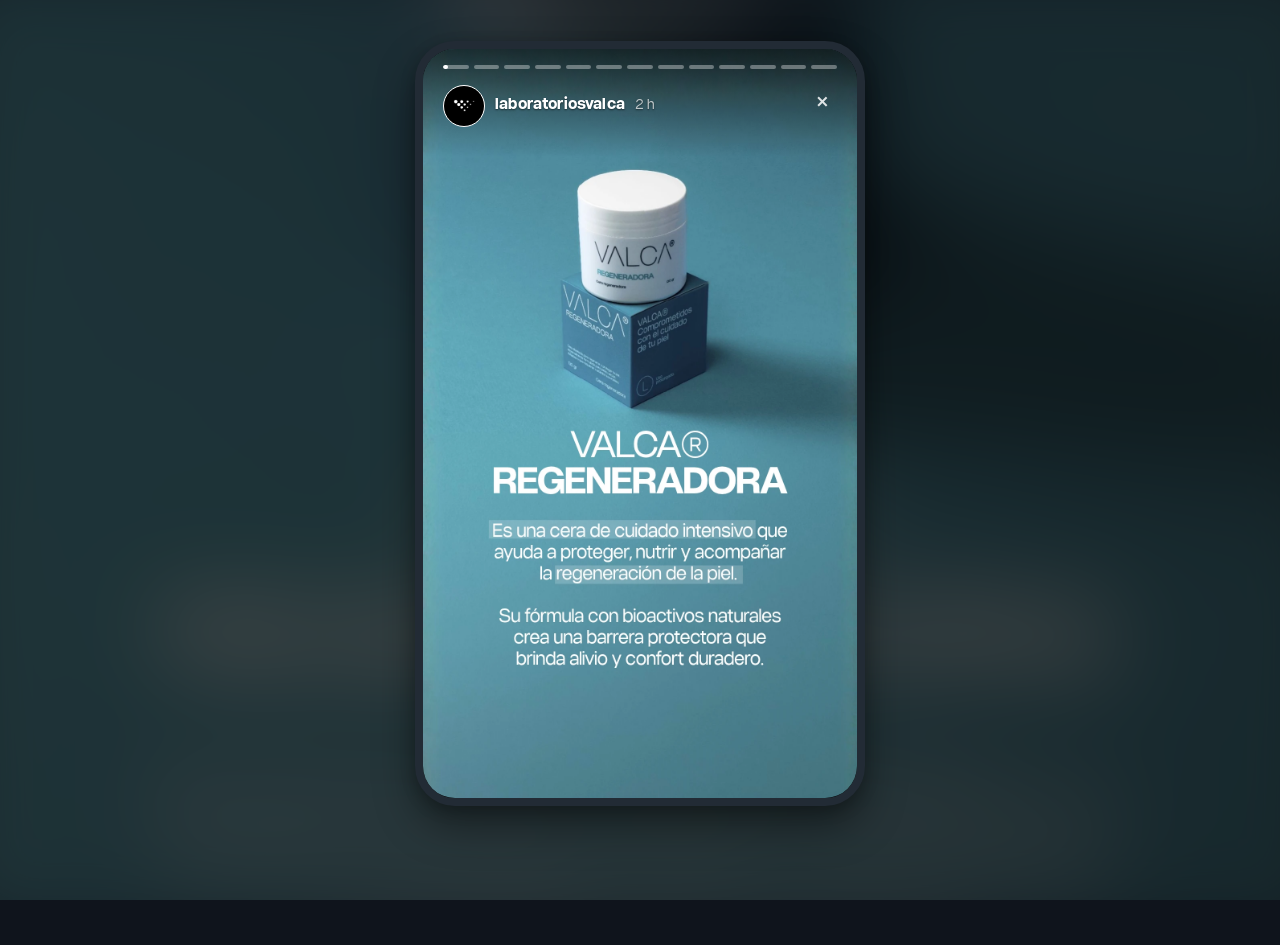
<file: pages/regeneradora.html>
<!DOCTYPE html>
<html lang="es">
<head>
  <meta charset="UTF-8">
  <meta name="viewport" content="width=device-width, initial-scale=1.0, viewport-fit=cover">
  <title>VALCA - Regeneradora (Stories)</title>
  <meta name="description" content="Descubre todos los usos de la cera Regeneradora de VALCA.">
  <link rel="stylesheet" href="../index.css">
  <link rel="icon" type="image/png" sizes="32x32" href="../images/favicon_io/favicon-32x32.png">
  <link rel="icon" type="image/png" sizes="16x16" href="../images/favicon_io/favicon-16x16.png">
  <link rel="shortcut icon" href="../images/favicon_io/favicon.ico" type="image/x-icon">
</head>
<body>

  <!-- Fondo difuminado para pantallas de escritorio (Se actualiza dinámicamente mediante JS) -->
  <div class="desktop-bg-blur" id="desktop-blur"></div>

  <!-- Contenedor principal estilo celular (Relación de aspecto 9:16) -->
  <div class="phone-wrapper" id="story-wrapper">

    <!-- Flechas de navegación para escritorio (posicionadas fuera del marco en pantallas grandes) -->
    <button class="desktop-nav-btn desktop-nav-btn-prev" id="desktop-prev" aria-label="Anterior">&#10094;</button>
    <button class="desktop-nav-btn desktop-nav-btn-next" id="desktop-next" aria-label="Siguiente">&#10095;</button>

    <div class="stories-container">
      
      <!-- Capa superior: Barras de progreso y encabezado del perfil -->
      <div class="story-header-overlay">
        <!-- Contenedor de las barras de progreso -->
        <div class="progress-container" id="progress-container">
          <!-- Aquí se generarán dinámicamente los segmentos -->
        </div>

        <!-- Información del perfil / Encabezado -->
        <div class="story-user-info">
          <div class="user-profile">
            <div class="profile-pic" style="background:black;">
              <img src="../images/iso_blanco.png" alt="VALCA">
            </div>
            <a href="https://valca.com.ar" target="_blank" style="text-decoration: none;"><span class="username">laboratoriosvalca</span></a>
            <span class="time-ago">2 h</span>
          </div>
          <div class="header-controls">
            <!-- Botón de cerrar (X) para volver a index.html -->
            <a href="../index.html" class="header-btn close-btn" aria-label="Cerrar" style="text-decoration: none;">&times;</a>
          </div>
        </div>
      </div>

      <!-- Zonas táctiles de navegación -->
      <div class="tap-zones">
        <div class="tap-zone-left" id="tap-left"></div>
        <div class="tap-zone-right" id="tap-right"></div>
      </div>

      <!-- Carril de las diapositivas de las historias -->
      <div class="story-track" id="story-track">
        <!-- Diapositiva 1 -->
        <div class="story-slide active" data-index="0" data-src="../images/Regeneradora/00.webp">
          <img src="../images/Regeneradora/00.webp" alt="VALCA Regeneradora - 1 de 13">
        </div>
        <!-- Diapositiva 2 -->
        <div class="story-slide" data-index="1" data-src="../images/Regeneradora/01.webp">
          <img src="../images/Regeneradora/01.webp" alt="VALCA Regeneradora - 2 de 13">
        </div>
        <!-- Diapositiva 3 -->
        <div class="story-slide" data-index="2" data-src="../images/Regeneradora/02.webp">
          <img src="../images/Regeneradora/02.webp" alt="VALCA Regeneradora - 3 de 13">
        </div>
        <!-- Diapositiva 4 -->
        <div class="story-slide" data-index="3" data-src="../images/Regeneradora/03.webp">
          <img src="../images/Regeneradora/03.webp" alt="VALCA Regeneradora - 4 de 13">
        </div>
        <!-- Diapositiva 5 -->
        <div class="story-slide" data-index="4" data-src="../images/Regeneradora/04.webp">
          <img src="../images/Regeneradora/04.webp" alt="VALCA Regeneradora - 5 de 13">
        </div>
        <!-- Diapositiva 6 -->
        <div class="story-slide" data-index="5" data-src="../images/Regeneradora/05.webp">
          <img src="../images/Regeneradora/05.webp" alt="VALCA Regeneradora - 6 de 13">
        </div>
        <!-- Diapositiva 7 -->
        <div class="story-slide" data-index="6" data-src="../images/Regeneradora/06.webp">
          <img src="../images/Regeneradora/06.webp" alt="VALCA Regeneradora - 7 de 13">
        </div>
        <!-- Diapositiva 8 -->
        <div class="story-slide" data-index="7" data-src="../images/Regeneradora/07.webp">
          <img src="../images/Regeneradora/07.webp" alt="VALCA Regeneradora - 8 de 13">
        </div>
        <!-- Diapositiva 9 -->
        <div class="story-slide" data-index="8" data-src="../images/Regeneradora/08.webp">
          <img src="../images/Regeneradora/08.webp" alt="VALCA Regeneradora - 9 de 13">
        </div>
        <!-- Diapositiva 10 -->
        <div class="story-slide" data-index="9" data-src="../images/Regeneradora/09.webp">
          <img src="../images/Regeneradora/09.webp" alt="VALCA Regeneradora - 10 de 13">
        </div>
        <!-- Diapositiva 11 -->
        <div class="story-slide" data-index="10" data-src="../images/Regeneradora/10.webp">
          <img src="../images/Regeneradora/10.webp" alt="VALCA Regeneradora - 11 de 13">
        </div>
        <!-- Diapositiva 12 -->
        <div class="story-slide" data-index="11" data-src="../images/Regeneradora/11.webp">
          <img src="../images/Regeneradora/11.webp" alt="VALCA Regeneradora - 12 de 13">
        </div>
        <!-- Diapositiva 13 -->
        <div class="story-slide" data-index="12" data-src="../images/Regeneradora/12-cta.webp">
          <img src="../images/Regeneradora/12-cta.webp" alt="VALCA Regeneradora - 13 de 13">
          <div class="story-slide-overlay" style="top: 91%;">
            <p class="story-coming-soon">Conseguí la tuya en</p>
            <a href="https://valca.com.ar" target="_blank" class="story-cta-btn">valca.com.ar</a>
          </div>
        </div>
      </div>

    </div>
  </div>

  <script>
    // Configuración
    const STORY_DURATION = 5000; // 5 segundos por diapositiva de historia
    const slides = document.querySelectorAll('.story-slide');
    const totalStories = slides.length;
    
    // Elementos del DOM
    const desktopBlur = document.getElementById('desktop-blur');
    const progressContainer = document.getElementById('progress-container');
    const tapLeft = document.getElementById('tap-left');
    const tapRight = document.getElementById('tap-right');
    const btnPrev = document.getElementById('desktop-prev');
    const btnNext = document.getElementById('desktop-next');
    const storyWrapper = document.getElementById('story-wrapper');

    // Estado de navegación y tiempos
    let currentIndex = 0;
    let startTime = null;
    let elapsedBeforePause = 0;
    let animationFrameId = null;
    let isPaused = false;
    let pointerStartX = 0;
    let pointerStartY = 0;
    let pressStartTime = 0;

    // Construye los segmentos de la barra de progreso dinámicamente
    function setupProgressBars() {
      progressContainer.innerHTML = '';
      for (let i = 0; i < totalStories; i++) {
        const bg = document.createElement('div');
        bg.classList.add('progress-bar-bg');
        
        const fill = document.createElement('div');
        fill.classList.add('progress-bar-fill');
        fill.setAttribute('id', `fill-${i}`);
        
        bg.appendChild(fill);
        progressContainer.appendChild(bg);
      }
    }

    // Actualiza el diseño de las barras de progreso (llena las anteriores, vacía las siguientes)
    function updateProgressBarsUI() {
      for (let i = 0; i < totalStories; i++) {
        const fill = document.getElementById(`fill-${i}`);
        if (i < currentIndex) {
          fill.style.width = '100%';
        } else if (i > currentIndex) {
          fill.style.width = '0%';
        }
      }
    }

    // Bucle central de animación (requestAnimationFrame)
    function tick(timestamp) {
      if (!startTime) {
        startTime = timestamp;
      }

      if (!isPaused) {
        const elapsed = timestamp - startTime + elapsedBeforePause;
        const progress = Math.min((elapsed / STORY_DURATION) * 100, 100);
        
        const currentFill = document.getElementById(`fill-${currentIndex}`);
        if (currentFill) {
          currentFill.style.width = `${progress}%`;
        }

        if (elapsed >= STORY_DURATION) {
          nextStory();
          return;
        }
      } else {
        // Mantiene la línea de tiempo base alineada durante la pausa para evitar saltos al reanudar
        startTime = timestamp;
      }

      animationFrameId = requestAnimationFrame(tick);
    }

    // Cambia la diapositiva actual y activa las animaciones
    function changeStory(newIndex, direction = 'next') {
      if (newIndex < 0 || newIndex >= totalStories) return;

      // Cancela la animación activa
      if (animationFrameId) {
        cancelAnimationFrame(animationFrameId);
      }

      // Clases de efectos de transición
      const currentSlide = slides[currentIndex];
      const nextSlide = slides[newIndex];

      // Remueve las clases de animación anteriores
      slides.forEach(slide => {
        slide.classList.remove('active', 'exit-left', 'exit-right', 'enter-left', 'enter-right');
      });

      // Posiciona la siguiente diapositiva lista para entrar
      if (direction === 'next') {
        currentSlide.classList.add('exit-left');
        nextSlide.classList.add('enter-right');
      } else {
        currentSlide.classList.add('exit-right');
        nextSlide.classList.add('enter-left');
      }

      // Fuerza el redibujado de la página (reflow)
      nextSlide.offsetHeight;

      // Activa la siguiente diapositiva
      nextSlide.classList.add('active');
      
      // Actualiza el estado
      currentIndex = newIndex;
      
      // Actualiza el fondo difuminado y las barras de progreso
      const activeSrc = nextSlide.getAttribute('data-src');
      desktopBlur.style.backgroundImage = `url('${activeSrc}')`;
      
      updateProgressBarsUI();

      // Restablece las variables de tiempo de la animación
      startTime = null;
      elapsedBeforePause = 0;
      isPaused = false;

      // Inicia el bucle de actualización
      animationFrameId = requestAnimationFrame(tick);
    }

    // Ir a la siguiente historia
    function nextStory() {
      if (currentIndex < totalStories - 1) {
        changeStory(currentIndex + 1, 'next');
      } else {
        // Redirige de vuelta a index.html cuando terminan las historias
        window.location.href = '../index.html';
      }
    }

    // Ir a la historia anterior
    function prevStory() {
      if (currentIndex > 0) {
        changeStory(currentIndex - 1, 'prev');
      } else {
        // Reinicia la historia actual al 0% si es la primera diapositiva y se hace clic a la izquierda
        changeStory(0, 'prev');
      }
    }

    // Controlador de pausa
    function pauseStory() {
      if (isPaused) return;
      isPaused = true;
      if (startTime) {
        elapsedBeforePause += (performance.now() - startTime);
      }
      startTime = null;
    }

    // Controlador de reanudación
    function resumeStory() {
      if (!isPaused) return;
      isPaused = false;
      startTime = performance.now();
    }

    // Desencadenadores de interacción y navegación
    
    // Clics y mantener presionado en escritorio
    // Controlador de inicio de presión (PointerDown)
    function handlePointerStart(e) {
      if (e.target.closest('.close-btn') || e.target.closest('.story-cta-btn')) return;
      pointerStartX = e.clientX;
      pointerStartY = e.clientY;
      pressStartTime = performance.now();
      pauseStory();
    }

    // Controlador de fin de presión (PointerUp)
    function handlePointerEnd(e, clickZone) {
      if (e.target.closest('.close-btn') || e.target.closest('.story-cta-btn')) return;
      resumeStory();

      const diffX = e.clientX - pointerStartX;
      const diffY = e.clientY - pointerStartY;
      const pressDuration = performance.now() - pressStartTime;

      // Gesto de deslizamiento (al menos 50px de movimiento horizontal)
      if (Math.abs(diffX) > 50 && Math.abs(diffY) < 100) {
        if (diffX < 0) {
          nextStory();
        } else {
          prevStory();
        }
      } else {
        // Tap rápido (menos de 250ms de pulsación)
        if (pressDuration < 250) {
          if (clickZone === 'left') {
            prevStory();
          } else if (clickZone === 'right') {
            nextStory();
          }
        }
      }
    }

    // Configuración de las zonas táctiles (Soporte unificado Mouse y Touch mediante PointerEvents)
    tapLeft.addEventListener('pointerdown', handlePointerStart);
    tapLeft.addEventListener('pointerup', (e) => handlePointerEnd(e, 'left'));
    tapLeft.addEventListener('pointerleave', resumeStory);

    tapRight.addEventListener('pointerdown', handlePointerStart);
    tapRight.addEventListener('pointerup', (e) => handlePointerEnd(e, 'right'));
    tapRight.addEventListener('pointerleave', resumeStory);

    // Botones de flechas para escritorio
    btnPrev.addEventListener('click', prevStory);
    btnNext.addEventListener('click', nextStory);

    // Soporte de teclado (Flechas y Espacio)
    document.addEventListener('keydown', (e) => {
      if (e.key === 'ArrowLeft') {
        prevStory();
      } else if (e.key === 'ArrowRight') {
        nextStory();
      } else if (e.key === ' ') {
        e.preventDefault(); // Evita el desplazamiento de pantalla
        if (isPaused) {
          resumeStory();
        } else {
          pauseStory();
        }
      }
    });

    // Inicializa la página
    setupProgressBars();
    
    // Establece el desenfoque de imagen de fondo inicial
    const initialSrc = slides[0].getAttribute('data-src');
    desktopBlur.style.backgroundImage = `url('${initialSrc}')`;

    // Inicia la reproducción
    animationFrameId = requestAnimationFrame(tick);

  </script>

</body>
</html>
</file>
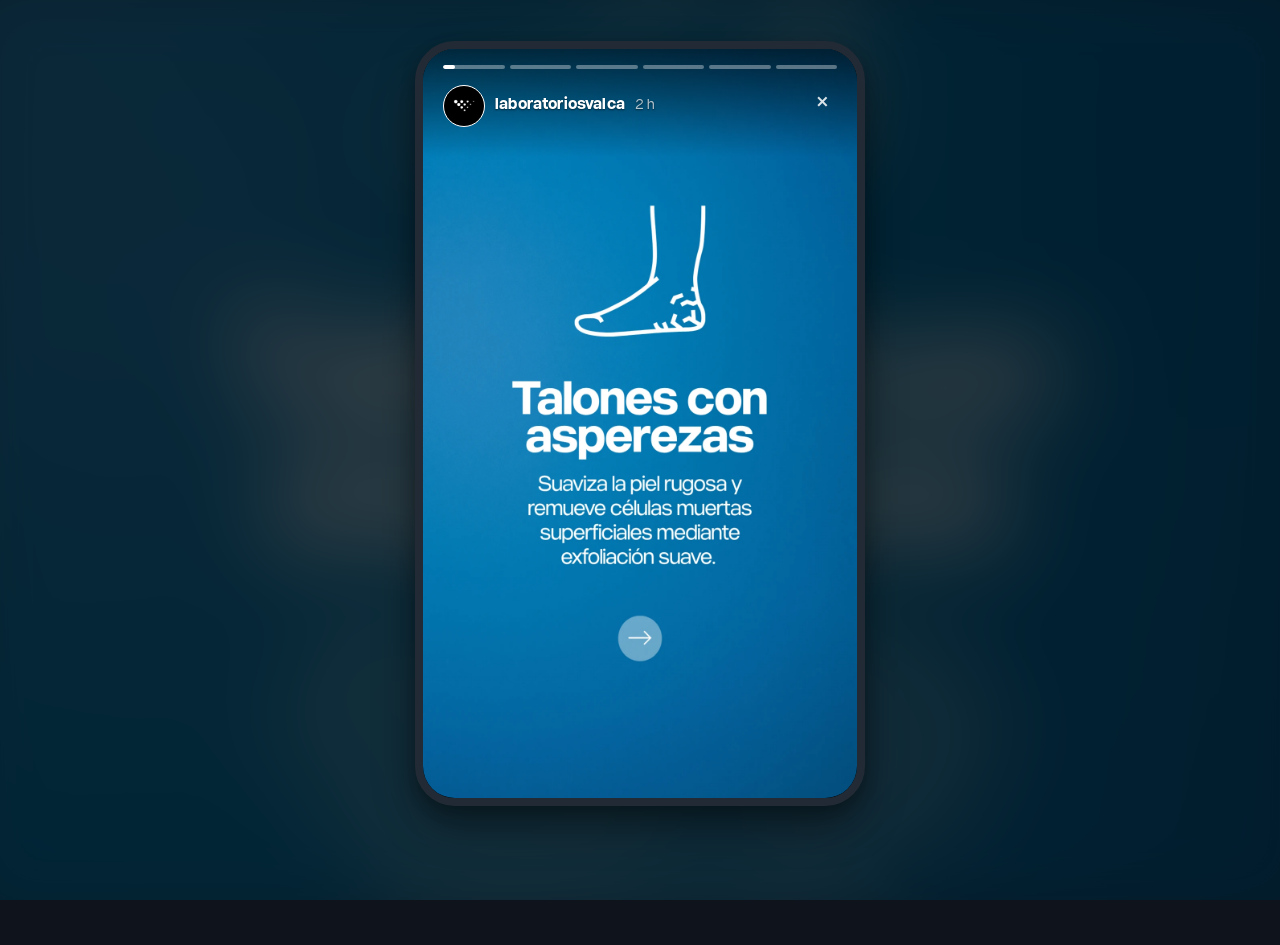
<file: pages/talones.html>
<!DOCTYPE html>
<html lang="es">
<head>
  <meta charset="UTF-8">
  <meta name="viewport" content="width=device-width, initial-scale=1.0, viewport-fit=cover">
  <title>VALCA - Talones (Stories)</title>
  <meta name="description" content="Descubre todos los usos de Talones de VALCA.">
  <link rel="stylesheet" href="../index.css">
  <link rel="icon" type="image/png" sizes="32x32" href="../images/favicon_io/favicon-32x32.png">
  <link rel="icon" type="image/png" sizes="16x16" href="../images/favicon_io/favicon-16x16.png">
  <link rel="shortcut icon" href="../images/favicon_io/favicon.ico" type="image/x-icon">
</head>
<body>

  <!-- Fondo difuminado para pantallas de escritorio (Se actualiza dinámicamente mediante JS) -->
  <div class="desktop-bg-blur" id="desktop-blur"></div>

  <!-- Contenedor principal estilo celular (Relación de aspecto 9:16) -->
  <div class="phone-wrapper" id="story-wrapper">

    <!-- Flechas de navegación para escritorio (posicionadas fuera del marco en pantallas grandes) -->
    <button class="desktop-nav-btn desktop-nav-btn-prev" id="desktop-prev" aria-label="Anterior">&#10094;</button>
    <button class="desktop-nav-btn desktop-nav-btn-next" id="desktop-next" aria-label="Siguiente">&#10095;</button>

    <div class="stories-container">
      
      <!-- Capa superior: Barras de progreso y encabezado del perfil -->
      <div class="story-header-overlay">
        <!-- Contenedor de las barras de progreso -->
        <div class="progress-container" id="progress-container">
          <!-- Aquí se generarán dinámicamente los segmentos -->
        </div>

        <!-- Información del perfil / Encabezado -->
        <div class="story-user-info">
          <div class="user-profile">
            <div class="profile-pic" style="background:black;">
              <img src="../images/iso_blanco.png" alt="VALCA">
            </div>
            <a href="https://valca.com.ar" target="_blank" style="text-decoration: none;"><span class="username">laboratoriosvalca</span></a>
            <span class="time-ago">2 h</span>
          </div>
          <div class="header-controls">
            <!-- Botón de cerrar (X) para volver a index.html -->
            <a href="../index.html" class="header-btn close-btn" aria-label="Cerrar" style="text-decoration: none;">&times;</a>
          </div>
        </div>
      </div>

      <!-- Zonas táctiles de navegación -->
      <div class="tap-zones">
        <div class="tap-zone-left" id="tap-left"></div>
        <div class="tap-zone-right" id="tap-right"></div>
      </div>

      <!-- Carril de las diapositivas de las historias -->
      <div class="story-track" id="story-track">
        <!-- Diapositiva 1 -->
        <div class="story-slide active" data-index="0" data-src="../images/Talones/01.webp">
          <img src="../images/Talones/01.webp" alt="VALCA Talones - 1 de 6">
        </div>
        <!-- Diapositiva 2 -->
        <div class="story-slide" data-index="1" data-src="../images/Talones/02.webp">
          <img src="../images/Talones/02.webp" alt="VALCA Talones - 2 de 6">
        </div>
        <!-- Diapositiva 3 -->
        <div class="story-slide" data-index="2" data-src="../images/Talones/03.webp">
          <img src="../images/Talones/03.webp" alt="VALCA Talones - 3 de 6">
        </div>
        <!-- Diapositiva 4 -->
        <div class="story-slide" data-index="3" data-src="../images/Talones/04.webp">
          <img src="../images/Talones/04.webp" alt="VALCA Talones - 4 de 6">
        </div>
        <!-- Diapositiva 5 -->
        <div class="story-slide" data-index="4" data-src="../images/Talones/05.webp">
          <img src="../images/Talones/05.webp" alt="VALCA Talones - 5 de 6">
        </div>
        <!-- Diapositiva 6 -->
        <div class="story-slide" data-index="5" data-src="../images/Talones/06-cta.webp">
          <img src="../images/Talones/06-cta.webp" alt="VALCA Talones - 6 de 6">
          <div class="story-slide-overlay">
            <a href="https://valca.com.ar" target="_blank" class="story-cta-btn">valca.com.ar</a>
          </div>
        </div>
      </div>

    </div>
  </div>

  <script>
    // Configuración
    const STORY_DURATION = 5000; // 5 segundos por diapositiva de historia
    const AUTOPLAY = true; // false = la historia queda en pausa (para probar); true = avanza sola
    const slides = document.querySelectorAll('.story-slide');
    const totalStories = slides.length;
    
    // Elementos del DOM
    const desktopBlur = document.getElementById('desktop-blur');
    const progressContainer = document.getElementById('progress-container');
    const tapLeft = document.getElementById('tap-left');
    const tapRight = document.getElementById('tap-right');
    const btnPrev = document.getElementById('desktop-prev');
    const btnNext = document.getElementById('desktop-next');
    const storyWrapper = document.getElementById('story-wrapper');

    // Estado de navegación y tiempos
    let currentIndex = 0;
    let startTime = null;
    let elapsedBeforePause = 0;
    let animationFrameId = null;
    let isPaused = false;
    let pointerStartX = 0;
    let pointerStartY = 0;
    let pressStartTime = 0;

    // Construye los segmentos de la barra de progreso dinámicamente
    function setupProgressBars() {
      progressContainer.innerHTML = '';
      for (let i = 0; i < totalStories; i++) {
        const bg = document.createElement('div');
        bg.classList.add('progress-bar-bg');
        
        const fill = document.createElement('div');
        fill.classList.add('progress-bar-fill');
        fill.setAttribute('id', `fill-${i}`);
        
        bg.appendChild(fill);
        progressContainer.appendChild(bg);
      }
    }

    // Actualiza el diseño de las barras de progreso (llena las anteriores, vacía las siguientes)
    function updateProgressBarsUI() {
      for (let i = 0; i < totalStories; i++) {
        const fill = document.getElementById(`fill-${i}`);
        if (i < currentIndex) {
          fill.style.width = '100%';
        } else if (i > currentIndex) {
          fill.style.width = '0%';
        }
      }
    }

    // Bucle central de animación (requestAnimationFrame)
    function tick(timestamp) {
      if (!startTime) {
        startTime = timestamp;
      }

      if (!AUTOPLAY) {
        const fill = document.getElementById(`fill-${currentIndex}`);
        if (fill) fill.style.width = '100%';
        return;
      }

      if (!isPaused) {
        const elapsed = timestamp - startTime + elapsedBeforePause;
        const progress = Math.min((elapsed / STORY_DURATION) * 100, 100);
        
        const currentFill = document.getElementById(`fill-${currentIndex}`);
        if (currentFill) {
          currentFill.style.width = `${progress}%`;
        }

        if (elapsed >= STORY_DURATION) {
          nextStory();
          return;
        }
      } else {
        // Mantiene la línea de tiempo base alineada durante la pausa para evitar saltos al reanudar
        startTime = timestamp;
      }

      animationFrameId = requestAnimationFrame(tick);
    }

    // Cambia la diapositiva actual y activa las animaciones
    function changeStory(newIndex, direction = 'next') {
      if (newIndex < 0 || newIndex >= totalStories) return;

      // Cancela la animación activa
      if (animationFrameId) {
        cancelAnimationFrame(animationFrameId);
      }

      // Clases de efectos de transición
      const currentSlide = slides[currentIndex];
      const nextSlide = slides[newIndex];

      // Remueve las clases de animación anteriores
      slides.forEach(slide => {
        slide.classList.remove('active', 'exit-left', 'exit-right', 'enter-left', 'enter-right');
      });

      // Posiciona la siguiente diapositiva lista para entrar
      if (direction === 'next') {
        currentSlide.classList.add('exit-left');
        nextSlide.classList.add('enter-right');
      } else {
        currentSlide.classList.add('exit-right');
        nextSlide.classList.add('enter-left');
      }

      // Fuerza el redibujado de la página (reflow)
      nextSlide.offsetHeight;

      // Activa la siguiente diapositiva
      nextSlide.classList.add('active');
      
      // Actualiza el estado
      currentIndex = newIndex;
      
      // Actualiza el fondo difuminado y las barras de progreso
      const activeSrc = nextSlide.getAttribute('data-src');
      desktopBlur.style.backgroundImage = `url('${activeSrc}')`;
      
      updateProgressBarsUI();

      // Restablece las variables de tiempo de la animación
      startTime = null;
      elapsedBeforePause = 0;
      isPaused = false;

      // Inicia el bucle de actualización
      animationFrameId = requestAnimationFrame(tick);
    }

    // Ir a la siguiente historia
    function nextStory() {
      if (currentIndex < totalStories - 1) {
        changeStory(currentIndex + 1, 'next');
      } else {
        // Redirige de vuelta a index.html cuando terminan las historias
        window.location.href = '../index.html';
      }
    }

    // Ir a la historia anterior
    function prevStory() {
      if (currentIndex > 0) {
        changeStory(currentIndex - 1, 'prev');
      } else {
        // Reinicia la historia actual al 0% si es la primera diapositiva y se hace clic a la izquierda
        changeStory(0, 'prev');
      }
    }

    // Controlador de pausa
    function pauseStory() {
      if (isPaused) return;
      isPaused = true;
      if (startTime) {
        elapsedBeforePause += (performance.now() - startTime);
      }
      startTime = null;
    }

    // Controlador de reanudación
    function resumeStory() {
      if (!isPaused) return;
      isPaused = false;
      startTime = performance.now();
    }

    // Desencadenadores de interacción y navegación
    
    // Clics y mantener presionado en escritorio
    // Controlador de inicio de presión (PointerDown)
    function handlePointerStart(e) {
      if (e.target.closest('.close-btn') || e.target.closest('.story-cta-btn')) return;
      pointerStartX = e.clientX;
      pointerStartY = e.clientY;
      pressStartTime = performance.now();
      pauseStory();
    }

    // Controlador de fin de presión (PointerUp)
    function handlePointerEnd(e, clickZone) {
      if (e.target.closest('.close-btn') || e.target.closest('.story-cta-btn')) return;
      resumeStory();

      const diffX = e.clientX - pointerStartX;
      const diffY = e.clientY - pointerStartY;
      const pressDuration = performance.now() - pressStartTime;

      // Gesto de deslizamiento (al menos 50px de movimiento horizontal)
      if (Math.abs(diffX) > 50 && Math.abs(diffY) < 100) {
        if (diffX < 0) {
          nextStory();
        } else {
          prevStory();
        }
      } else {
        // Tap rápido (menos de 250ms de pulsación)
        if (pressDuration < 250) {
          if (clickZone === 'left') {
            prevStory();
          } else if (clickZone === 'right') {
            nextStory();
          }
        }
      }
    }

    // Configuración de las zonas táctiles (Soporte unificado Mouse y Touch mediante PointerEvents)
    tapLeft.addEventListener('pointerdown', handlePointerStart);
    tapLeft.addEventListener('pointerup', (e) => handlePointerEnd(e, 'left'));
    tapLeft.addEventListener('pointerleave', resumeStory);

    tapRight.addEventListener('pointerdown', handlePointerStart);
    tapRight.addEventListener('pointerup', (e) => handlePointerEnd(e, 'right'));
    tapRight.addEventListener('pointerleave', resumeStory);

    // Botones de flechas para escritorio
    btnPrev.addEventListener('click', prevStory);
    btnNext.addEventListener('click', nextStory);

    // Soporte de teclado (Flechas y Espacio)
    document.addEventListener('keydown', (e) => {
      if (e.key === 'ArrowLeft') {
        prevStory();
      } else if (e.key === 'ArrowRight') {
        nextStory();
      } else if (e.key === ' ') {
        e.preventDefault(); // Evita el desplazamiento de pantalla
        if (isPaused) {
          resumeStory();
        } else {
          pauseStory();
        }
      }
    });

    // Inicializa la página
    setupProgressBars();
    
    // Establece el desenfoque de imagen de fondo inicial
    const initialSrc = slides[0].getAttribute('data-src');
    desktopBlur.style.backgroundImage = `url('${initialSrc}')`;

    // Inicia la reproducción
    animationFrameId = requestAnimationFrame(tick);

  </script>

</body>
</html>
</file>
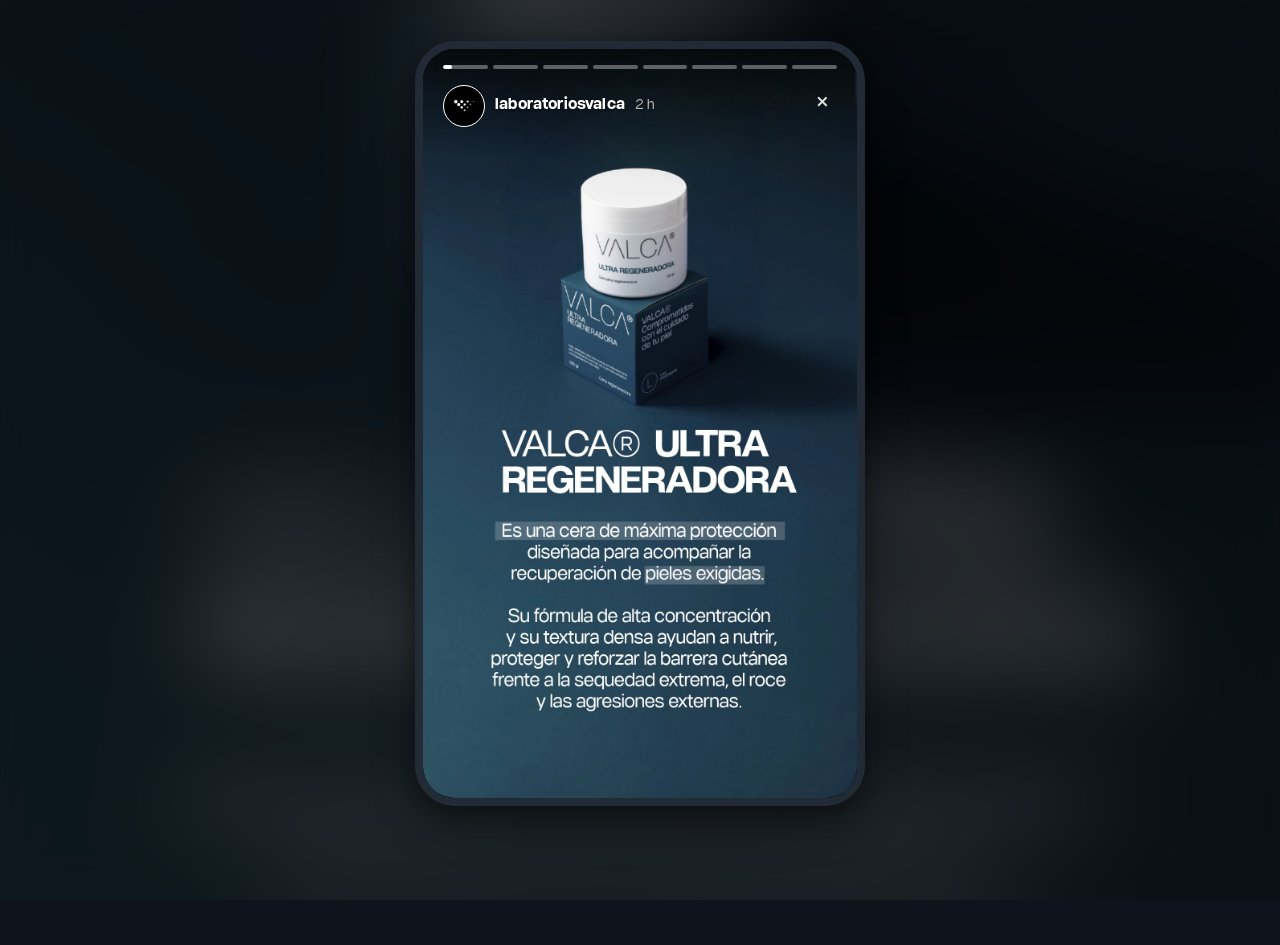
<file: pages/ultra.html>
<!DOCTYPE html>
<html lang="es">
<head>
  <meta charset="UTF-8">
  <meta name="viewport" content="width=device-width, initial-scale=1.0, viewport-fit=cover">
  <title>VALCA - Ultra Regeneradora (Stories)</title>
  <meta name="description" content="Descubre todos los usos de la cera Ultra Regeneradora de VALCA.">
  <link rel="stylesheet" href="../index.css">
  <link rel="icon" type="image/png" sizes="32x32" href="../images/favicon_io/favicon-32x32.png">
  <link rel="icon" type="image/png" sizes="16x16" href="../images/favicon_io/favicon-16x16.png">
  <link rel="shortcut icon" href="../images/favicon_io/favicon.ico" type="image/x-icon">
</head>
<body>

  <!-- Fondo difuminado para pantallas de escritorio (Se actualiza dinámicamente mediante JS) -->
  <div class="desktop-bg-blur" id="desktop-blur"></div>

  <!-- Contenedor principal estilo celular (Relación de aspecto 9:16) -->
  <div class="phone-wrapper" id="story-wrapper">

    <!-- Flechas de navegación para escritorio (posicionadas fuera del marco en pantallas grandes) -->
    <button class="desktop-nav-btn desktop-nav-btn-prev" id="desktop-prev" aria-label="Anterior">&#10094;</button>
    <button class="desktop-nav-btn desktop-nav-btn-next" id="desktop-next" aria-label="Siguiente">&#10095;</button>

    <div class="stories-container">
      
      <!-- Capa superior: Barras de progreso y encabezado del perfil -->
      <div class="story-header-overlay">
        <!-- Contenedor de las barras de progreso -->
        <div class="progress-container" id="progress-container">
          <!-- Aquí se generarán dinámicamente los segmentos -->
        </div>

        <!-- Información del perfil / Encabezado -->
        <div class="story-user-info">
          <div class="user-profile">
            <div class="profile-pic" style="background:black;">
              <img src="../images/iso_blanco.png" alt="VALCA">
            </div>
            <a href="https://valca.com.ar" target="_blank" style="text-decoration: none;"><span class="username">laboratoriosvalca</span></a>
            <span class="time-ago">2 h</span>
          </div>
          <div class="header-controls">
            <!-- Botón de cerrar (X) para volver a index.html -->
            <a href="../index.html" class="header-btn close-btn" aria-label="Cerrar" style="text-decoration: none;">&times;</a>
          </div>
        </div>
      </div>

      <!-- Zonas táctiles de navegación -->
      <div class="tap-zones">
        <div class="tap-zone-left" id="tap-left"></div>
        <div class="tap-zone-right" id="tap-right"></div>
      </div>

      <!-- Carril de las diapositivas de las historias -->
      <div class="story-track" id="story-track">
        <!-- Diapositiva 1 -->
        <div class="story-slide active" data-index="0" data-src="../images/Ultra/00.webp">
          <img src="../images/Ultra/00.webp" alt="VALCA Ultra Regeneradora - 1 de 8">
        </div>
        <!-- Diapositiva 2 -->
        <div class="story-slide" data-index="1" data-src="../images/Ultra/01.webp">
          <img src="../images/Ultra/01.webp" alt="VALCA Ultra Regeneradora - 2 de 8">
        </div>
        <!-- Diapositiva 3 -->
        <div class="story-slide" data-index="2" data-src="../images/Ultra/02.webp">
          <img src="../images/Ultra/02.webp" alt="VALCA Ultra Regeneradora - 3 de 8">
        </div>
        <!-- Diapositiva 4 -->
        <div class="story-slide" data-index="3" data-src="../images/Ultra/03.webp">
          <img src="../images/Ultra/03.webp" alt="VALCA Ultra Regeneradora - 4 de 8">
        </div>
        <!-- Diapositiva 5 -->
        <div class="story-slide" data-index="4" data-src="../images/Ultra/04.webp">
          <img src="../images/Ultra/04.webp" alt="VALCA Ultra Regeneradora - 5 de 8">
        </div>
        <!-- Diapositiva 6 -->
        <div class="story-slide" data-index="5" data-src="../images/Ultra/06.webp">
          <img src="../images/Ultra/06.webp" alt="VALCA Ultra Regeneradora - 6 de 8">
        </div>
        <!-- Diapositiva 7 -->
        <div class="story-slide" data-index="6" data-src="../images/Ultra/07.webp">
          <img src="../images/Ultra/07.webp" alt="VALCA Ultra Regeneradora - 7 de 8">
        </div>
        <!-- Diapositiva 8 -->
        <div class="story-slide" data-index="7" data-src="../images/Ultra/08-cta.webp">
          <img src="../images/Ultra/08-cta.webp" alt="VALCA Ultra Regeneradora - 8 de 8">
          <div class="story-slide-overlay">
            <p class="story-coming-soon">Conseguí la tuya en</p>
            <a href="https://valca.com.ar" target="_blank" class="story-cta-btn">valca.com.ar</a>
          </div>
        </div>
      </div>

    </div>
  </div>

  <script>
    // Configuración
    const STORY_DURATION = 5000; // 5 segundos por diapositiva de historia
    const slides = document.querySelectorAll('.story-slide');
    const totalStories = slides.length;
    
    // Elementos del DOM
    const desktopBlur = document.getElementById('desktop-blur');
    const progressContainer = document.getElementById('progress-container');
    const tapLeft = document.getElementById('tap-left');
    const tapRight = document.getElementById('tap-right');
    const btnPrev = document.getElementById('desktop-prev');
    const btnNext = document.getElementById('desktop-next');
    const storyWrapper = document.getElementById('story-wrapper');

    // Estado de navegación y tiempos
    let currentIndex = 0;
    let startTime = null;
    let elapsedBeforePause = 0;
    let animationFrameId = null;
    let isPaused = false;
    let pointerStartX = 0;
    let pointerStartY = 0;
    let pressStartTime = 0;

    // Construye los segmentos de la barra de progreso dinámicamente
    function setupProgressBars() {
      progressContainer.innerHTML = '';
      for (let i = 0; i < totalStories; i++) {
        const bg = document.createElement('div');
        bg.classList.add('progress-bar-bg');
        
        const fill = document.createElement('div');
        fill.classList.add('progress-bar-fill');
        fill.setAttribute('id', `fill-${i}`);
        
        bg.appendChild(fill);
        progressContainer.appendChild(bg);
      }
    }

    // Actualiza el diseño de las barras de progreso (llena las anteriores, vacía las siguientes)
    function updateProgressBarsUI() {
      for (let i = 0; i < totalStories; i++) {
        const fill = document.getElementById(`fill-${i}`);
        if (i < currentIndex) {
          fill.style.width = '100%';
        } else if (i > currentIndex) {
          fill.style.width = '0%';
        }
      }
    }

    // Bucle central de animación (requestAnimationFrame)
    function tick(timestamp) {
      if (!startTime) {
        startTime = timestamp;
      }

      if (!isPaused) {
        const elapsed = timestamp - startTime + elapsedBeforePause;
        const progress = Math.min((elapsed / STORY_DURATION) * 100, 100);
        
        const currentFill = document.getElementById(`fill-${currentIndex}`);
        if (currentFill) {
          currentFill.style.width = `${progress}%`;
        }

        if (elapsed >= STORY_DURATION) {
          nextStory();
          return;
        }
      } else {
        // Mantiene la línea de tiempo base alineada durante la pausa para evitar saltos al reanudar
        startTime = timestamp;
      }

      animationFrameId = requestAnimationFrame(tick);
    }

    // Cambia la diapositiva actual y activa las animaciones
    function changeStory(newIndex, direction = 'next') {
      if (newIndex < 0 || newIndex >= totalStories) return;

      // Cancela la animación activa
      if (animationFrameId) {
        cancelAnimationFrame(animationFrameId);
      }

      // Clases de efectos de transición
      const currentSlide = slides[currentIndex];
      const nextSlide = slides[newIndex];

      // Remueve las clases de animación anteriores
      slides.forEach(slide => {
        slide.classList.remove('active', 'exit-left', 'exit-right', 'enter-left', 'enter-right');
      });

      // Posiciona la siguiente diapositiva lista para entrar
      if (direction === 'next') {
        currentSlide.classList.add('exit-left');
        nextSlide.classList.add('enter-right');
      } else {
        currentSlide.classList.add('exit-right');
        nextSlide.classList.add('enter-left');
      }

      // Fuerza el redibujado de la página (reflow)
      nextSlide.offsetHeight;

      // Activa la siguiente diapositiva
      nextSlide.classList.add('active');
      
      // Actualiza el estado
      currentIndex = newIndex;
      
      // Actualiza el fondo difuminado y las barras de progreso
      const activeSrc = nextSlide.getAttribute('data-src');
      desktopBlur.style.backgroundImage = `url('${activeSrc}')`;
      
      updateProgressBarsUI();

      // Restablece las variables de tiempo de la animación
      startTime = null;
      elapsedBeforePause = 0;
      isPaused = false;

      // Inicia el bucle de actualización
      animationFrameId = requestAnimationFrame(tick);
    }

    // Ir a la siguiente historia
    function nextStory() {
      if (currentIndex < totalStories - 1) {
        changeStory(currentIndex + 1, 'next');
      } else {
        // Redirige de vuelta a index.html cuando terminan las historias
        window.location.href = '../index.html';
      }
    }

    // Ir a la historia anterior
    function prevStory() {
      if (currentIndex > 0) {
        changeStory(currentIndex - 1, 'prev');
      } else {
        // Reinicia la historia actual al 0% si es la primera diapositiva y se hace clic a la izquierda
        changeStory(0, 'prev');
      }
    }

    // Controlador de pausa
    function pauseStory() {
      if (isPaused) return;
      isPaused = true;
      if (startTime) {
        elapsedBeforePause += (performance.now() - startTime);
      }
      startTime = null;
    }

    // Controlador de reanudación
    function resumeStory() {
      if (!isPaused) return;
      isPaused = false;
      startTime = performance.now();
    }

    // Desencadenadores de interacción y navegación
    
    // Clics y mantener presionado en escritorio
    // Controlador de inicio de presión (PointerDown)
    function handlePointerStart(e) {
      if (e.target.closest('.close-btn') || e.target.closest('.story-cta-btn')) return;
      pointerStartX = e.clientX;
      pointerStartY = e.clientY;
      pressStartTime = performance.now();
      pauseStory();
    }

    // Controlador de fin de presión (PointerUp)
    function handlePointerEnd(e, clickZone) {
      if (e.target.closest('.close-btn') || e.target.closest('.story-cta-btn')) return;
      resumeStory();

      const diffX = e.clientX - pointerStartX;
      const diffY = e.clientY - pointerStartY;
      const pressDuration = performance.now() - pressStartTime;

      // Gesto de deslizamiento (al menos 50px de movimiento horizontal)
      if (Math.abs(diffX) > 50 && Math.abs(diffY) < 100) {
        if (diffX < 0) {
          nextStory();
        } else {
          prevStory();
        }
      } else {
        // Tap rápido (menos de 250ms de pulsación)
        if (pressDuration < 250) {
          if (clickZone === 'left') {
            prevStory();
          } else if (clickZone === 'right') {
            nextStory();
          }
        }
      }
    }

    // Configuración de las zonas táctiles (Soporte unificado Mouse y Touch mediante PointerEvents)
    tapLeft.addEventListener('pointerdown', handlePointerStart);
    tapLeft.addEventListener('pointerup', (e) => handlePointerEnd(e, 'left'));
    tapLeft.addEventListener('pointerleave', resumeStory);

    tapRight.addEventListener('pointerdown', handlePointerStart);
    tapRight.addEventListener('pointerup', (e) => handlePointerEnd(e, 'right'));
    tapRight.addEventListener('pointerleave', resumeStory);

    // Botones de flechas para escritorio
    btnPrev.addEventListener('click', prevStory);
    btnNext.addEventListener('click', nextStory);

    // Soporte de teclado (Flechas y Espacio)
    document.addEventListener('keydown', (e) => {
      if (e.key === 'ArrowLeft') {
        prevStory();
      } else if (e.key === 'ArrowRight') {
        nextStory();
      } else if (e.key === ' ') {
        e.preventDefault(); // Evita el desplazamiento de pantalla
        if (isPaused) {
          resumeStory();
        } else {
          pauseStory();
        }
      }
    });

    // Inicializa la página
    setupProgressBars();
    
    // Establece el desenfoque de imagen de fondo inicial
    const initialSrc = slides[0].getAttribute('data-src');
    desktopBlur.style.backgroundImage = `url('${initialSrc}')`;

    // Inicia la reproducción
    animationFrameId = requestAnimationFrame(tick);

  </script>

</body>
</html>
</file>
<file: index.css>
@font-face {
  font-family: 'OskariG2-Book';
  src: url('tipografia/OskariG2-Book.ttf') format('truetype');
  font-weight: normal;
  font-style: normal;
}

@font-face {
  font-family: 'OskariG2-SemiBold';
  src: url('tipografia/OskariG2-SemiBold.ttf') format('truetype');
  font-weight: 600;
  font-style: normal;
}

:root {
  --font-family: 'OskariG2-Book', sans-serif;
  
  /* Colores de marca */
  --color-teal: #0693a8;
  
  --color-bg-desktop: #0f141c;
  --shadow-premium: 0 20px 40px rgba(0, 0, 0, 0.4), 0 5px 15px rgba(0, 0, 0, 0.2);
}

* {
  box-sizing: border-box;
  margin: 0;
  padding: 0;
}

html, body {
  font-family: var(--font-family);
  background-color: var(--color-bg-desktop);
  color: #ffffff;
  min-height: 100dvh;
  width: 100%;
  display: flex;
  justify-content: center;
  align-items: center;
  overflow: hidden;
  position: relative;
}

/* Elemento de desenfoque de fondo para escritorio */
.desktop-bg-blur {
  position: absolute;
  top: 0;
  left: 0;
  width: 100%;
  height: 100%;
  background-size: cover;
  background-position: center;
  filter: blur(40px) brightness(0.3);
  z-index: 1;
  transform: scale(1.1); /* Evita los bordes blancos causados por el filtro de desenfoque */
  transition: background-image 0.6s ease-in-out;
}

/* Contenedor principal de relación de aspecto (9:16) */
.phone-wrapper {
  position: relative;
  width: 100%;
  max-width: 450px; /* Ancho similar al iPhone 14 Pro Max en escritorio */
  height: 100dvh;
  max-height: 900px;
  background-color: #000;
  z-index: 2;
  overflow: hidden;
  display: flex;
  flex-direction: column;
  box-shadow: var(--shadow-premium);
  transition: all 0.3s ease;
}

/* En escritorio: Muestra esquinas redondeadas y borde. En móvil: Pantalla completa */
@media (min-width: 480px) {
  .phone-wrapper {
    border-radius: 40px;
    border: 8px solid #222b35;
    max-height: 85dvh;
    transform: translateY(-3dvh); /* Mueve el contenedor un poco hacia arriba */
  }
}

@media (max-width: 479px) {
  .phone-wrapper {
    height: 100dvh;
    max-height: 100dvh;
    border-radius: 0;
    border: none;
  }
  .desktop-bg-blur {
    display: none !important;
  }
}

/* Diseños del panel de botones / menú de inicio */
.menu-container {
  width: 100%;
  height: 100%;
  background: #fafafa;
  display: flex;
  flex-direction: column;
  align-items: center;
  justify-content: flex-start;
  padding: 0 0 env(safe-area-inset-bottom, 0px) 0;
  gap: 0;
  /* Diseño sobre un "artboard" 9:16 de 1080 px: todo se mide en --k (1 px de diseño).
     El artboard se ajusta al ancho o al alto disponible (el que limite) y el bloque
     queda centrado en vertical, así se ve igual de armado en cualquier dispositivo. */
  container-type: size;
  overflow-y: auto;
  overflow-x: hidden;
  box-sizing: border-box;
  scrollbar-width: none; /* Firefox */
  -ms-overflow-style: none; /* IE and Edge */
}

.menu-container::-webkit-scrollbar {
  display: none; /* Chrome, Safari, Opera */
}

.menu-container > *,
.menu-container::after {
  --k: calc(min(100cqw, 56.25cqh) / 1080);
}

/* Espaciador inferior: sube un poco el bloque (el PNG del logo trae aire arriba) */
.menu-container::after {
  content: '';
  flex: 0 0 calc(160 * var(--k));
}

/* Contenedor del Logo de la marca */
.logo-container {
  /* el PNG trae aire alrededor: el texto ocupa ~84% de este ancho */
  width: calc(813 * var(--k));
  margin-top: auto; /* centra el bloque en vertical */
  margin-bottom: 0;
  display: flex;
  justify-content: center;
  align-items: center;
  animation: fadeInDown 0.8s ease-out;
  flex-shrink: 0;
}

.brand-logo {
  width: 100%;
  height: auto;
  object-fit: contain;
}

/* Subtítulo / Párrafo con tipografía premium y sombra */
.menu-subtitle {
  font-family: 'OskariG2-Book', sans-serif;
  /* Diseño: texto de ~360 px de ancho */
  font-size: calc(52 * var(--k));
  margin-top: calc(-11 * var(--k)); /* pegado al logo, que trae aire abajo */
  font-weight: normal;
  color: #000;
  text-align: center;
  line-height: 1.15;
  margin-bottom: 0;
  letter-spacing: 0.01em;
  animation: fadeInUp 0.8s ease-out;
  flex-shrink: 0;
}

/* Cuadrícula contenedora de tarjetas del menú */
.menu-grid {
  display: grid;
  grid-template-columns: repeat(2, 1fr);
  /* Grilla un 25% más grande que el diseño (758 → 950 px) para aprovechar el alto */
  gap: calc(20 * var(--k));
  width: calc(950 * var(--k));
  margin-top: calc(112 * var(--k));
  margin-bottom: auto;
  animation: fadeInUp 1s ease-out;
}

/* Estilos de cada tarjeta de menú.
   Las imágenes traen las esquinas redondeadas (PNG transparente): la sombra va con drop-shadow */
.menu-card {
  display: block;
  width: 100%;
  transition: transform 0.28s cubic-bezier(0.175, 0.885, 0.32, 1.275);
  text-decoration: none;
  background-color: transparent;
  transform: translateZ(0);
  /* Las imágenes traen las esquinas en blanco y un filo claro a la derecha / abajo:
     la tarjeta las recorta con un mismo radio y un tamaño fijo para que todas queden iguales. */
  position: relative;
  aspect-ratio: 371 / 237;
  overflow: hidden;
  border-radius: 2.7% / 4.2%;
  box-shadow: 0 4px 8px rgba(0, 0, 0, 0.14);
  transition: transform 0.28s cubic-bezier(0.175, 0.885, 0.32, 1.275), box-shadow 0.28s ease;
}

.menu-card-img {
  position: absolute;
  top: 0;
  left: 0;
  width: 102.5%;
  height: 102.5%;
  max-width: none;
  object-fit: cover;
  display: block;
}

a.menu-card:hover {
  transform: translateY(-3px) scale(1.025);
}

a.menu-card:hover {
  box-shadow: 0 8px 14px rgba(0, 0, 0, 0.2);
}

a.menu-card:active {
  transform: translateY(0) scale(0.97);
}

/* Animaciones Premium */
@keyframes fadeInDown {
  from {
    opacity: 0;
    transform: translateY(-20px);
  }
  to {
    opacity: 1;
    transform: translateY(0);
  }
}

@keyframes fadeInUp {
  from {
    opacity: 0;
    transform: translateY(20px);
  }
  to {
    opacity: 1;
    transform: translateY(0);
  }
}

/* Estilos del componente de historias (Stories) */
.stories-container {
  position: relative;
  width: 100%;
  height: 100%;
  background-color: #000;
  overflow: hidden;
  user-select: none;
}

/* Carril contenedor de las imágenes de historias */
.story-track {
  width: 100%;
  height: 100%;
  position: relative;
  overflow: hidden;
}

/* Contenedor de diapositiva de historia individual */
.story-slide {
  position: absolute;
  top: 0;
  left: 0;
  width: 100%;
  height: 100%;
  opacity: 0;
  visibility: hidden;
  transition: opacity 0.4s ease, transform 0.4s cubic-bezier(0.16, 1, 0.3, 1);
  z-index: 1;
  pointer-events: none;
}

.story-slide img {
  width: 100%;
  height: 100%;
  object-fit: cover;
  pointer-events: none;
}

/* Zonas táctiles de navegación */
.tap-zones {
  position: absolute;
  top: 0;
  left: 0;
  width: 100%;
  height: 100%;
  z-index: 10;
  display: flex;
  touch-action: none;
}

.tap-zone-left {
  width: 30%;
  height: 100%;
  cursor: w-resize;
}

.tap-zone-right {
  width: 70%;
  height: 100%;
  cursor: e-resize;
}

/* Capa superior de estilo Instagram (gradiente oscuro) */
.story-header-overlay {
  position: absolute;
  top: 0;
  left: 0;
  width: 100%;
  padding: 16px 20px 30px 20px;
  background: linear-gradient(to bottom, rgba(0,0,0,0.65) 0%, rgba(0,0,0,0) 100%);
  z-index: 20;
  display: flex;
  flex-direction: column;
  gap: 16px;
  pointer-events: none;
}

/* Contenedor de la barra de progreso */
.progress-container {
  display: flex;
  width: 100%;
  gap: 5px;
}

.progress-bar-bg {
  flex: 1;
  height: 4px;
  background-color: rgba(255, 255, 255, 0.35);
  border-radius: 999px;
  overflow: hidden;
}

.progress-bar-fill {
  height: 100%;
  width: 0%;
  background-color: #ffffff;
  border-radius: 999px;
  transition: width 0.1s linear; /* Pasos rápidos para una animación fluida */
}

/* Información de perfil en el encabezado */
.story-user-info {
  display: flex;
  align-items: center;
  justify-content: space-between;
  width: 100%;
  pointer-events: auto;
}

.user-profile {
  display: flex;
  align-items: center;
  gap: 10px;
}

.profile-pic {
  width: 42px;
  height: 42px;
  border-radius: 50%;
  background-color: #fff;
  border: 1.5px solid #ffffff;
  display: flex;
  justify-content: center;
  align-items: center;
  overflow: hidden;
  font-weight: 700;
  color: var(--color-teal);
  font-size: 0.75rem;
}

.profile-pic img {
  width: 70%;
  height: 70%;
  object-fit: contain;
}

.username {
  font-family: 'OskariG2-SemiBold', sans-serif;
  font-size: 1.1rem;
  font-weight: 600;
  letter-spacing: 0.01em;
  text-shadow: 0 1px 2px rgba(0,0,0,0.5);
  color: #fff;
}

.time-ago {
  font-family: 'OskariG2-Book', sans-serif;
  font-size: 1rem;
  font-weight: 400;
  color: rgba(255, 255, 255, 0.7);
  text-shadow: 0 1px 2px rgba(0,0,0,0.5);
}

.header-controls {
  display: flex;
  align-items: center;
  gap: 12px;
}

.header-btn {
  background: none;
  border: none;
  color: #ffffff;
  font-size: 1.25rem;
  cursor: pointer;
  display: flex;
  justify-content: center;
  align-items: center;
  opacity: 0.85;
  transition: opacity 0.2s, transform 0.2s;
  padding: 4px;
}

.header-btn:hover {
  opacity: 1;
  transform: scale(1.1);
}

.close-btn {
  font-family: 'OskariG2-Book', sans-serif;
  font-size: 2.1rem;
  font-weight: 300;
  padding: 4px 8px;
}

/* Botones de flechas para escritorio */
.desktop-nav-btn {
  position: absolute;
  top: 50%;
  transform: translateY(-50%);
  width: 44px;
  height: 44px;
  border-radius: 50%;
  background-color: rgba(255, 255, 255, 0.15);
  border: 1px solid rgba(255, 255, 255, 0.25);
  color: #ffffff;
  display: flex;
  justify-content: center;
  align-items: center;
  cursor: pointer;
  z-index: 15;
  backdrop-filter: blur(10px);
  transition: background-color 0.25s, opacity 0.25s, transform 0.2s;
  opacity: 0;
  pointer-events: none;
}

.phone-wrapper:hover .desktop-nav-btn {
  @media (min-width: 768px) {
    opacity: 0.85;
    pointer-events: auto;
  }
}

.desktop-nav-btn:hover {
  background-color: rgba(255, 255, 255, 0.3);
  transform: translateY(-50%) scale(1.05);
}

.desktop-nav-btn-prev {
  left: -60px;
}

.desktop-nav-btn-next {
  right: -60px;
}

@media (max-width: 580px) {
  /* Oculta los botones de escritorio si el marco ocupa casi todo el ancho de pantalla */
  .desktop-nav-btn {
    display: none !important;
  }
}

/* Efectos de transición de historias - Deslizamiento estilo Instagram (baraja de cartas) */
.story-slide.exit-left {
  opacity: 0;
  transform: translateX(-20%) scale(0.94);
  z-index: 1;
}

.story-slide.enter-right {
  opacity: 1; /* Mantiene la diapositiva visible mientras se desliza hacia adentro */
  transform: translateX(100%);
  z-index: 3;
}

.story-slide.exit-right {
  opacity: 1; /* Mantiene la diapositiva visible mientras se desliza hacia afuera */
  transform: translateX(100%);
  z-index: 3;
}

.story-slide.enter-left {
  opacity: 0;
  transform: translateX(-20%) scale(0.94);
  z-index: 1;
}

.story-slide.active {
  opacity: 1;
  visibility: visible;
  z-index: 15;
  transform: translateX(0) scale(1);
  pointer-events: none;
}

/* Overlay para diapositivas con texto y llamado a la acción */
.story-slide-overlay {
  position: absolute;
  top: 86%;
  left: 50%;
  transform: translate(-50%, -50%);
  display: flex;
  flex-direction: column;
  align-items: center;
  gap: 18px;
  width: 85%;
  text-align: center;
  z-index: 25;
  pointer-events: none;
}

.story-coming-soon {
  font-family: 'OskariG2-Book', sans-serif;
  font-size: 1.6rem;
  font-weight: 400;
  color: #ffffff;
  letter-spacing: -0.02em;
  text-shadow: 0 2px 8px rgba(0, 0, 0, 0.25);
  margin: 0;
  pointer-events: none;
}

.story-cta-btn {
  display: inline-flex;
  align-items: center;
  justify-content: center;
  padding: 12px 32px;
  background-color: #ffffff;
  color: #1a1a1a;
  font-family: 'OskariG2-SemiBold', 'OskariG2-Book', sans-serif;
  font-size: 0.95rem;
  font-weight: 600;
  border-radius: 50px;
  text-decoration: none;
  box-shadow: 0 4px 18px rgba(0, 0, 0, 0.2);
  transition: all 0.25s ease;
  cursor: pointer;
  pointer-events: auto;
}

.story-cta-btn:hover,
.story-cta-btn:active {
  transform: translateY(-2px) scale(1.03);
  box-shadow: 0 6px 22px rgba(0, 0, 0, 0.3);
  background-color: #f8f9fa;
  color: #000000;
}
</file>
<file: intro.css>
/* ==========================================================================
   VALCA - Intro / preloader (15 s)
   Timeline:
     0.0 -  1.0 s  fondo
     1.0 -  4.5 s  los puntos del isotipo aparecen en cascada
     4.8 -  8.0 s  el texto aparece línea por línea
     5.5 - 10.5 s  ondulación suave sobre los puntos
    11.2 - 14.2 s  degradé que barre la pantalla hacia blanco
    14.0 - 15.0 s  el overlay se desvanece y deja ver el menú
   ========================================================================== */

:root {
  --intro-ease: cubic-bezier(0.22, 0.8, 0.24, 1);
}

.intro {
  position: absolute;
  inset: 0;
  z-index: 100;
  display: flex;
  align-items: center;
  justify-content: center;
  background: #101110;
  overflow: hidden;
  container-type: inline-size;
  cursor: pointer;
  animation: intro-out 1s ease-in-out 14s forwards;
}

/* ---------- Fondo animado ---------- */

/* Posiciones animables de las manchas de color del degradé */
@property --ax { syntax: '<percentage>'; inherits: false; initial-value: 20%; }
@property --ay { syntax: '<percentage>'; inherits: false; initial-value: 15%; }
@property --bx { syntax: '<percentage>'; inherits: false; initial-value: 85%; }
@property --by { syntax: '<percentage>'; inherits: false; initial-value: 60%; }
@property --cx { syntax: '<percentage>'; inherits: false; initial-value: 15%; }
@property --cy { syntax: '<percentage>'; inherits: false; initial-value: 90%; }

.intro-bg {
  position: absolute;
  inset: 0;
  background:
    radial-gradient(70% 55% at var(--ax) var(--ay), #4b514b 0%, rgba(75, 81, 75, 0) 70%),
    radial-gradient(65% 50% at var(--bx) var(--by), #131513 0%, rgba(19, 21, 19, 0) 72%),
    radial-gradient(70% 55% at var(--cx) var(--cy), #434843 0%, rgba(67, 72, 67, 0) 70%),
    linear-gradient(160deg, #3a3e3a 0%, #2a2c2a 50%, #1d1f1d 100%);
  animation:
    bg-fade-in 1.4s ease-out both,
    bg-flow 15s ease-in-out forwards;
}

/* Grano de película, generado (sin imagen), con leve vibración */
.intro-bg::after {
  content: '';
  position: absolute;
  inset: -10%;
  background-image: url("data:image/svg+xml;utf8,<svg xmlns='http://www.w3.org/2000/svg' width='220' height='220'><filter id='n'><feTurbulence type='fractalNoise' baseFrequency='0.85' numOctaves='2' stitchTiles='stitch'/><feColorMatrix values='0 0 0 0 1 0 0 0 0 1 0 0 0 0 1 1.4 0 0 0 -0.45'/></filter><rect width='100%' height='100%' filter='url(%23n)'/></svg>");
  background-size: 220px 220px;
  opacity: 0.15;
  animation: grain-jitter 0.9s steps(1) infinite;
}

/* Luz suave que se desplaza sobre la textura */
.intro-glow {
  position: absolute;
  inset: -25%;
  background:
    radial-gradient(circle at 50% 50%, rgba(255, 255, 255, 0.16) 0%, rgba(255, 255, 255, 0) 45%);
  mix-blend-mode: screen;
  will-change: transform, opacity;
  animation: glow-move 7s ease-in-out infinite alternate;
}

.intro.is-skipping {
  animation: intro-out 0.5s ease-in-out forwards;
}

/* Medidas tomadas del diseño (582 × 1050): todo escala con el ancho del marco (cqw) */
.intro-content {
  position: absolute;
  inset: 0;
  z-index: 2;
  animation:
    intro-drift 14s linear forwards,
    intro-content-out 1.8s ease-in 11.4s forwards;
}

/* ---------- Isotipo ---------- */

.intro-logo {
  position: absolute;
  left: 50%;
  /* Centrado entre el borde superior y el inicio del texto: (inicio del texto) / 2 - media altura del iso */
  top: calc((49.2% - 3cqw) / 2 - 4.15cqw);
  width: 17.2cqw;
  height: auto;
  overflow: visible;
  transform: translateX(-50%);
}

.intro-dot {
  transform-box: fill-box;
  transform-origin: center;
  opacity: 0;
  animation: dot-pop 1s var(--intro-ease) calc(1s + var(--col) * 0.38s + var(--row, 0) * 0.15s) forwards;
}

.intro-dot > * {
  transform-box: fill-box;
  transform-origin: center;
  animation: dot-ripple 1.8s ease-in-out calc(5.5s + var(--col) * 0.25s) 3;
}

/* ---------- Texto ---------- */

.intro-text {
  font-family: 'OskariG2-Book', sans-serif;
  position: absolute;
  left: 0;
  right: 0;
  top: calc(49.2% - 3cqw);
  font-size: 7cqw;
  line-height: 0.85;
  letter-spacing: -0.01em;
  text-align: center;
  color: #fff;
}

.intro-line {
  display: block;
  white-space: pre;
  min-height: 0.85em;
}

/* Escritura tipeada: cada letra aparece de golpe, con cursor que la sigue */
.intro-char {
  position: relative;
  opacity: 0;
  animation: char-in 0s linear var(--d) forwards;
}

.intro-char::after {
  content: '';
  position: absolute;
  left: 100%;
  top: 0.12em;
  bottom: 0.08em;
  width: 0.07em;
  margin-left: 0.02em;
  background: #fff;
  opacity: 0;
  animation: caret-step var(--step) linear var(--d) forwards;
}

/* El cursor de la última letra queda parpadeando */
.intro-char.is-last::after {
  animation: caret-blink 0.7s steps(1) var(--d) 3 forwards;
}

/* ---------- Degradé hacia blanco ---------- */

.intro-wash {
  position: absolute;
  inset: 0;
  pointer-events: none;
  background-image: linear-gradient(
    to bottom,
    rgba(250, 250, 250, 0) 0%,
    rgba(250, 250, 250, 0) 30%,
    rgba(250, 250, 250, 0.85) 52%,
    #fafafa 68%,
    #fafafa 100%
  );
  background-size: 100% 300%;
  background-position: 0 0;
  animation: wash-up 3s cubic-bezier(0.6, 0, 0.3, 1) 11.2s forwards;
}

/* ---------- Menú: sus animaciones esperan a que termine la intro ---------- */

body.intro-active .logo-container,
body.intro-active .menu-subtitle,
body.intro-active .menu-grid {
  animation-play-state: paused;
}

/* ---------- Keyframes ---------- */

@keyframes dot-pop {
  0%   { opacity: 0; transform: scale(0.15); }
  60%  { opacity: 1; transform: scale(1.12); }
  100% { opacity: 1; transform: scale(1); }
}

@keyframes dot-ripple {
  0%, 100% { transform: scale(1); }
  50%      { transform: scale(1.14); }
}

@keyframes char-in {
  to { opacity: 1; }
}

@keyframes caret-step {
  0%   { opacity: 1; }
  99%  { opacity: 1; }
  100% { opacity: 0; }
}

@keyframes caret-blink {
  0%   { opacity: 1; }
  50%  { opacity: 0; }
  100% { opacity: 0; }
}

@keyframes bg-fade-in {
  from { opacity: 0; }
  to   { opacity: 1; }
}

@keyframes bg-flow {
  0%   { --ax: 20%; --ay: 15%; --bx: 85%; --by: 60%; --cx: 15%; --cy: 90%; }
  50%  { --ax: 70%; --ay: 35%; --bx: 25%; --by: 75%; --cx: 80%; --cy: 20%; }
  100% { --ax: 35%; --ay: 80%; --bx: 75%; --by: 25%; --cx: 30%; --cy: 50%; }
}

@keyframes grain-jitter {
  0%   { transform: translate(0, 0); }
  20%  { transform: translate(-3%, 2%); }
  40%  { transform: translate(2%, -3%); }
  60%  { transform: translate(-2%, -1%); }
  80%  { transform: translate(3%, 3%); }
}

@keyframes glow-move {
  0%   { transform: translate3d(-22%, -14%, 0) scale(0.9); opacity: 0.35; }
  100% { transform: translate3d(22%, 16%, 0) scale(1.2);  opacity: 0.9; }
}

@keyframes intro-drift {
  from { scale: 1; }
  to   { scale: 1.05; }
}

@keyframes intro-content-out {
  from { opacity: 1; filter: blur(0); }
  to   { opacity: 0; filter: blur(6px); }
}

@keyframes wash-up {
  from { background-position: 0 0; }
  to   { background-position: 0 100%; }
}

@keyframes intro-out {
  0%   { opacity: 1; visibility: visible; }
  99%  { opacity: 0; visibility: visible; }
  100% { opacity: 0; visibility: hidden; }
}

/* Accesibilidad: sin movimiento no hay intro */
@media (prefers-reduced-motion: reduce) {
  .intro { display: none; }
  body.intro-active .logo-container,
  body.intro-active .menu-subtitle,
  body.intro-active .menu-grid {
    animation-play-state: running;
  }
}
</file>
